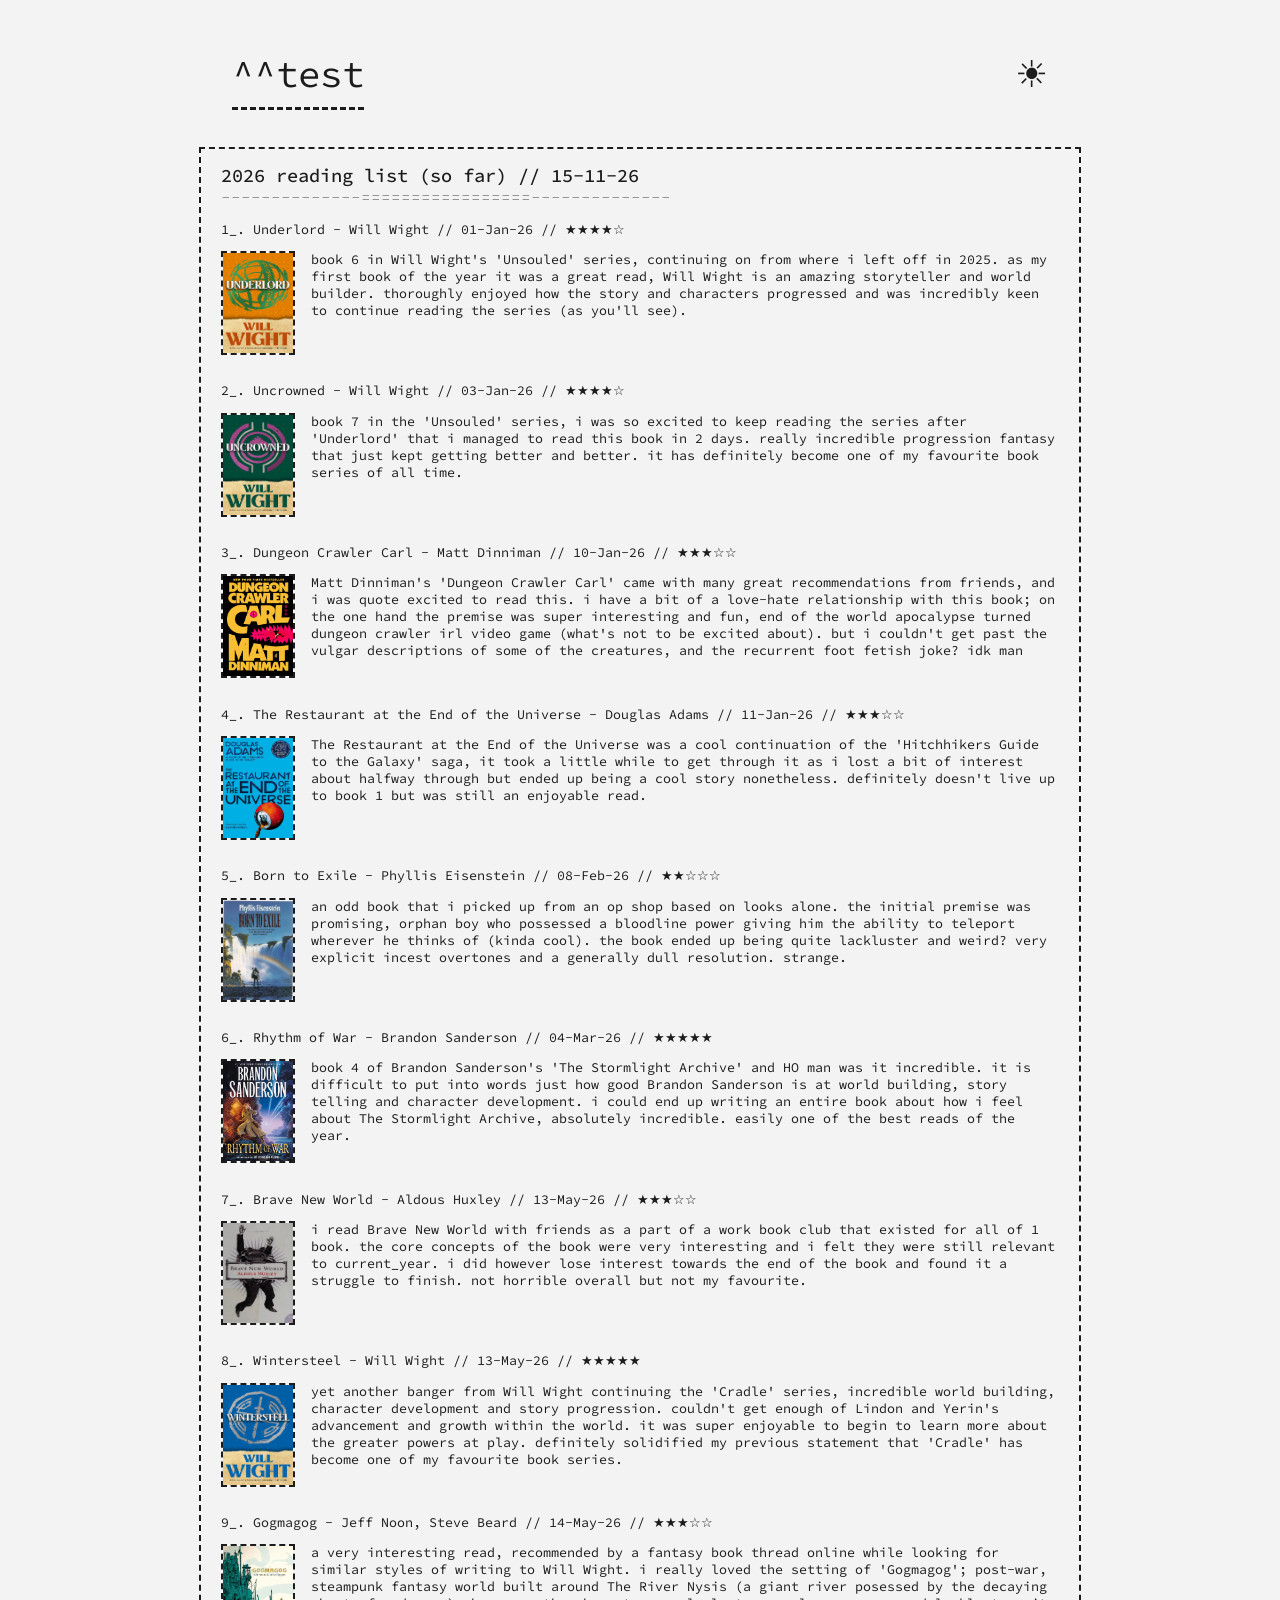
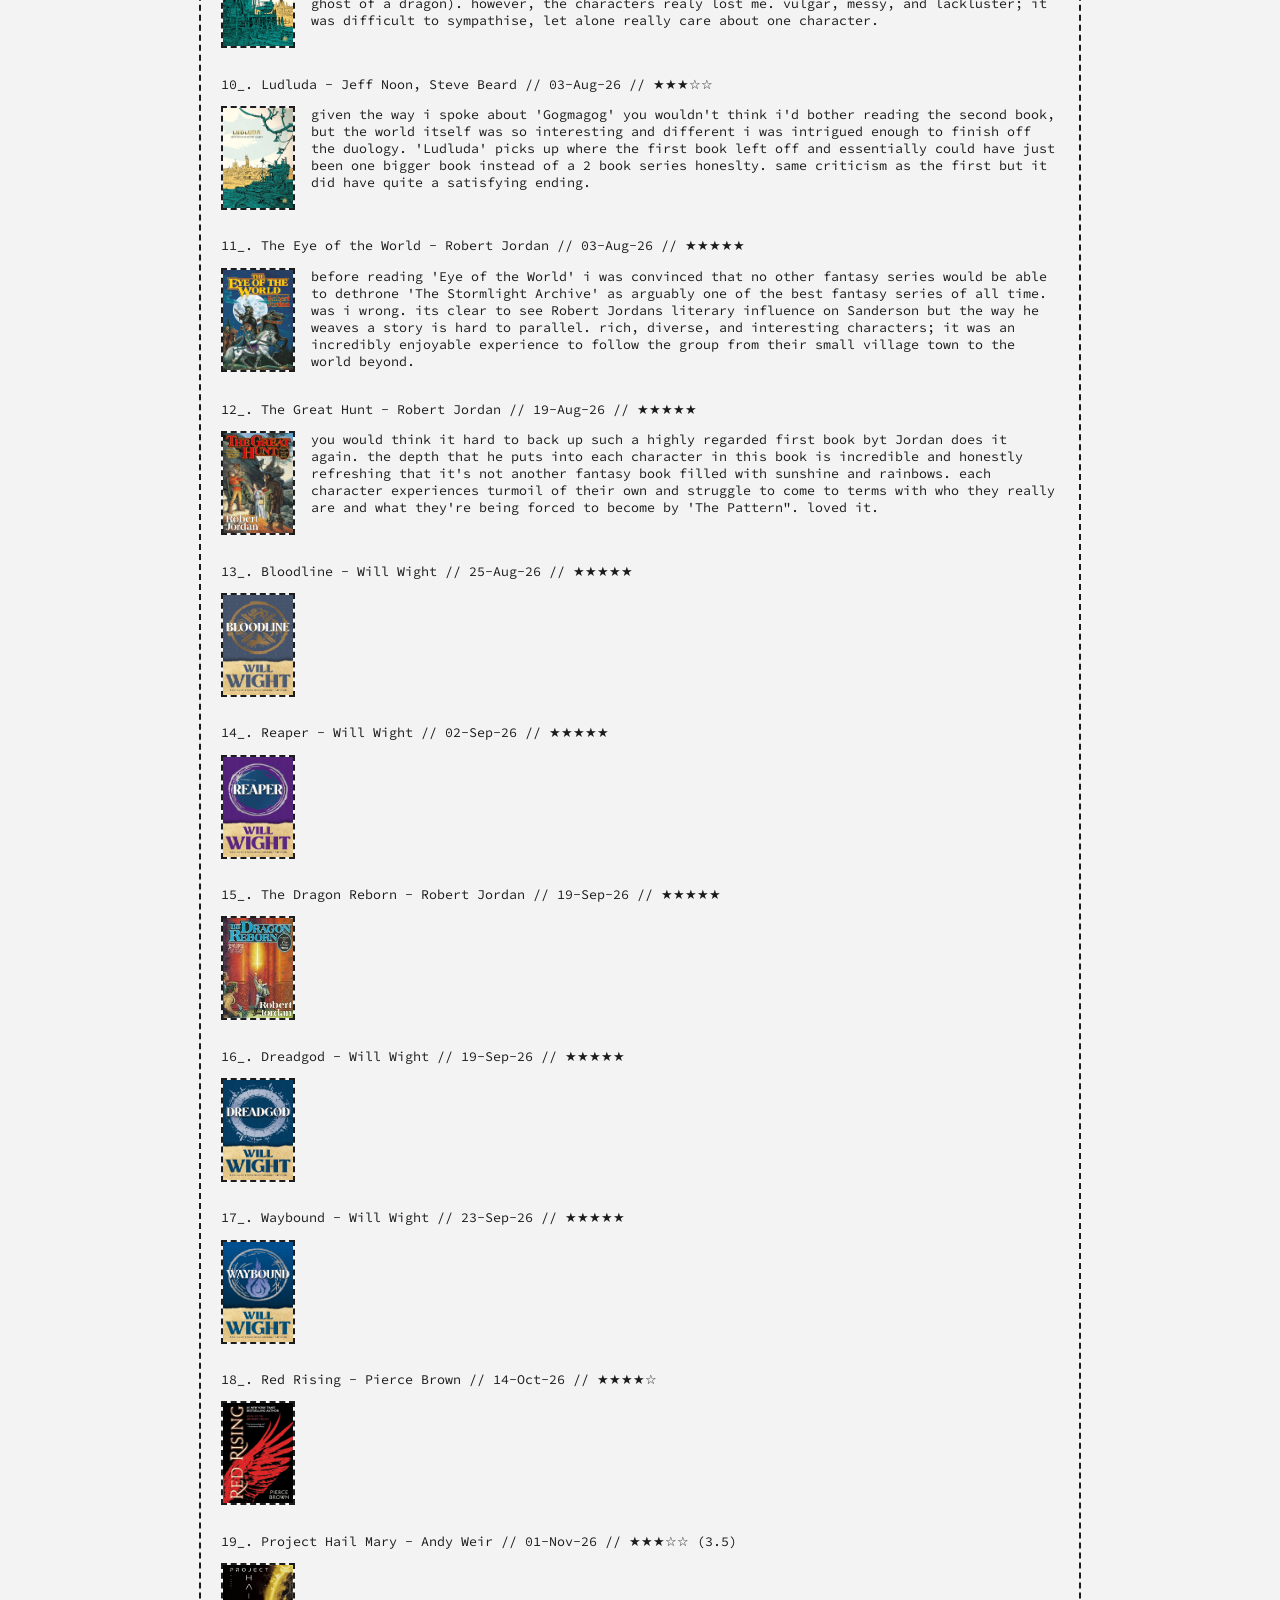
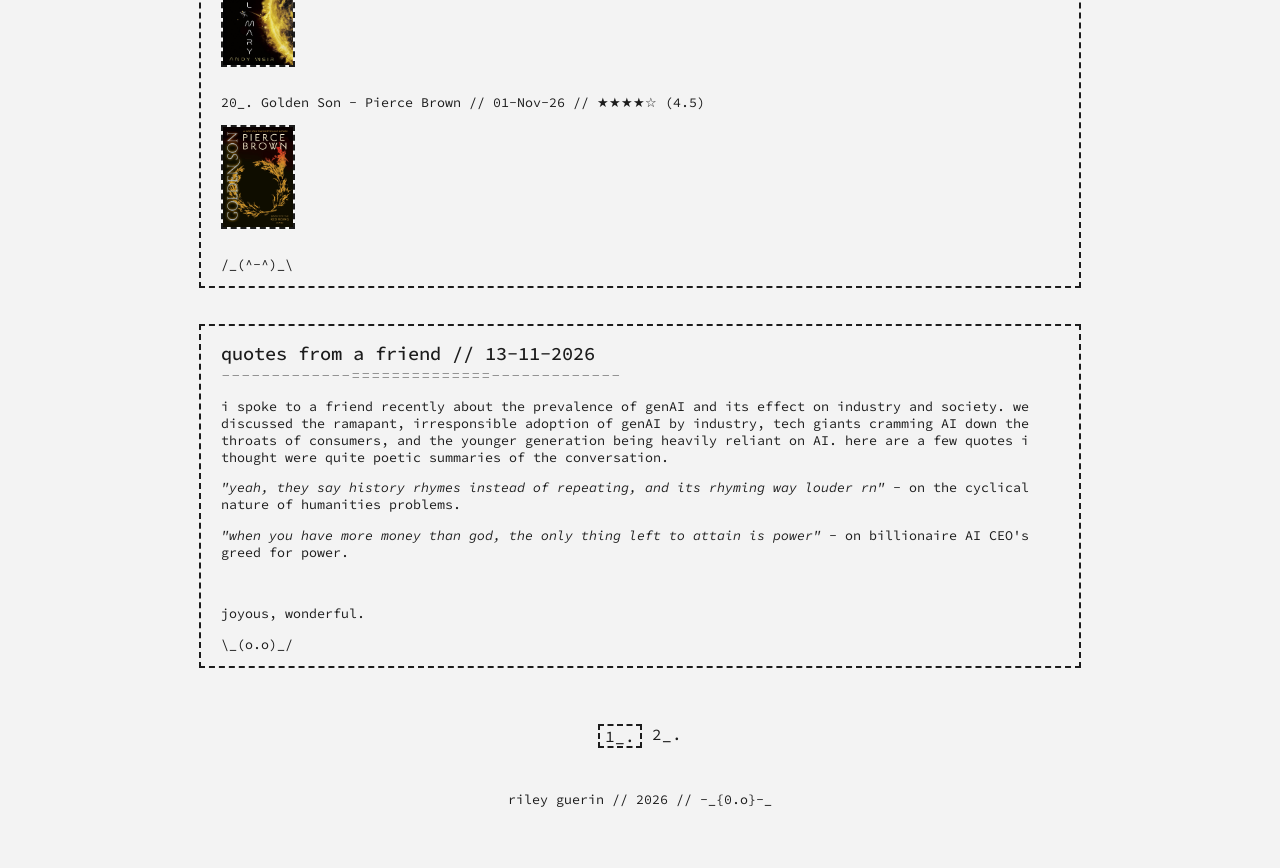
<file: blog.html>
<!DOCTYPE html>
<html data-theme="light">
<head>
	<title>test</title>
	<meta name="viewport" content="width=device-width, initial-scale=1.0">
	<link rel="preconnect" href="https://fonts.googleapis.com">
	<link rel="preconnect" href="https://fonts.gstatic.com" crossorigin>
	<link href="https://fonts.googleapis.com/css2?family=Source+Code+Pro:ital,wght@0,200..900;1,200..900&display=swap" rel="stylesheet">
	<script type="text/javascript" src="scripts.js" defer></script>
	<link href="blogstyle.css" rel="stylesheet">
</head>

<body>

<div class="topbar">
	<div class="head-title">^^test</div>
	<button type="button" class="theme" data-theme-toggle>☀︎</button>
</div>

<div class="entry-container">
	<h2>2026 reading list (so far) // 15-11-26</h2>
    <div class="smallbreak">--------------=================--------------</div>
    <p class="entry">1_. Underlord - Will Wight // 01-Jan-26 // ★★★★☆</p>
	<div class="book">
		<div class="bookcover"><img src="images/underlord.jpg"></div>
		<div class="bookentry">book 6 in Will Wight's 'Unsouled' series, continuing on from where i left off in 2025. as my first book of the year it was a great read, Will Wight is an amazing storyteller and world builder. thoroughly enjoyed how the story and characters progressed and was incredibly keen to continue reading the series (as you'll see).</div>
    </div>
	<br>
	<p class="entry">2_. Uncrowned - Will Wight // 03-Jan-26 // ★★★★☆</p>
	<div class="book">
		<div class="bookcover"><img src="images/uncrowned.jpg"></div>
		<div class="bookentry">book 7 in the 'Unsouled' series, i was so excited to keep reading the series after 'Underlord' that i managed to read this book in 2 days. really incredible progression fantasy that just kept getting better and better. it has definitely become one of my favourite book series of all time.</div>
    </div>
	<br>
	<p class="entry">3_. Dungeon Crawler Carl - Matt Dinniman // 10-Jan-26 // ★★★☆☆</p>
	<div class="book">
		<div class="bookcover"><img src="images/dungeon_crawler_carl.jpg"></div>
		<div class="bookentry">Matt Dinniman's 'Dungeon Crawler Carl' came with many great recommendations from friends, and i was quote excited to read this. i have a bit of a love-hate relationship with this book; on the one hand the premise was super interesting and fun, end of the world apocalypse turned dungeon crawler irl video game (what's not to be excited about). but i couldn't get past the vulgar descriptions of some of the creatures, and the recurrent foot fetish joke? idk man</div>
    </div>
	<br>
	<p class="entry">4_. The Restaurant at the End of the Universe - Douglas Adams // 11-Jan-26 // ★★★☆☆</p>
	<div class="book">
		<div class="bookcover"><img src="images/restaurant.jpg"></div>
		<div class="bookentry">The Restaurant at the End of the Universe was a cool continuation of the 'Hitchhikers Guide to the Galaxy' saga, it took a little while to get through it as i lost a bit of interest about halfway through but ended up being a cool story nonetheless. definitely doesn't live up to book 1 but was still an enjoyable read.</div>
    </div>
	<br>
	<p class="entry">5_. Born to Exile - Phyllis Eisenstein // 08-Feb-26 // ★★☆☆☆</p>
	<div class="book">
		<div class="bookcover"><img src="images/born_to_exile.jpg"></div>
		<div class="bookentry">an odd book that i picked up from an op shop based on looks alone. the initial premise was promising, orphan boy who possessed a bloodline power giving him the ability to teleport wherever he thinks of (kinda cool). the book ended up being quite lackluster and weird? very explicit incest overtones and a generally dull resolution. strange.</div>
    </div>
	<br>
	<p class="entry">6_. Rhythm of War - Brandon Sanderson // 04-Mar-26 // ★★★★★</p>
	<div class="book">
		<div class="bookcover"><img src="images/rhythm_of_war.jpg"></div>
		<div class="bookentry">book 4 of Brandon Sanderson's 'The Stormlight Archive' and HO man was it incredible. it is difficult to put into words just how good Brandon Sanderson is at world building, story telling and character development. i could end up writing an entire book about how i feel about The Stormlight Archive, absolutely incredible. easily one of the best reads of the year.</div>
    </div>
	<br>
	<p class="entry">7_. Brave New World - Aldous Huxley // 13-May-26 // ★★★☆☆</p>
	<div class="book">
		<div class="bookcover"><img src="images/brave_new_world.jpg"></div>
		<div class="bookentry">i read Brave New World with friends as a part of a work book club that existed for all of 1 book. the core concepts of the book were very interesting and i felt they were still relevant to current_year. i did however lose interest towards the end of the book and found it a struggle to finish. not horrible overall but not my favourite.</div>
    </div>
	<br>
	<p class="entry">8_. Wintersteel - Will Wight // 13-May-26 // ★★★★★</p>
	<div class="book">
		<div class="bookcover"><img src="images/wintersteel.jpg"></div>
		<div class="bookentry">yet another banger from Will Wight continuing the 'Cradle' series, incredible world building, character development and story progression. couldn't get enough of Lindon and Yerin's advancement and growth within the world. it was super enjoyable to begin to learn more about the greater powers at play. definitely solidified my previous statement that 'Cradle' has become one of my favourite book series.</div>
    </div>
	<br>
	<p class="entry">9_. Gogmagog - Jeff Noon, Steve Beard // 14-May-26 // ★★★☆☆</p>
	<div class="book">
		<div class="bookcover"><img src="images/gogmagog.jpg"></div>
		<div class="bookentry">a very interesting read, recommended by a fantasy book thread online while looking for similar styles of writing to Will Wight. i really loved the setting of 'Gogmagog'; post-war, steampunk fantasy world built around The River Nysis (a giant river posessed by the decaying ghost of a dragon). however, the characters realy lost me. vulgar, messy, and lackluster; it was difficult to sympathise, let alone really care about one character.</div>
    </div>
	<br>
	<p class="entry">10_. Ludluda - Jeff Noon, Steve Beard // 03-Aug-26 // ★★★☆☆</p>
	<div class="book">
		<div class="bookcover"><img src="images/ludluda.jpg"></div>
		<div class="bookentry">given the way i spoke about 'Gogmagog' you wouldn't think i'd bother reading the second book, but the world itself was so interesting and different i was intrigued enough to finish off the duology. 'Ludluda' picks up where the first book left off and essentially could have just been one bigger book instead of a 2 book series honeslty. same criticism as the first but it did have quite a satisfying ending.</div>
    </div>
	<br>
	<p class="entry">11_. The Eye of the World - Robert Jordan // 03-Aug-26 // ★★★★★</p>
	<div class="book">
		<div class="bookcover"><img src="images/eye_of_the_world.jpg"></div>
		<div class="bookentry">before reading 'Eye of the World' i was convinced that no other fantasy series would be able to dethrone 'The Stormlight Archive' as arguably one of the best fantasy series of all time. was i wrong. its clear to see Robert Jordans literary influence on Sanderson but the way he weaves a story is hard to parallel. rich, diverse, and interesting characters; it was an incredibly enjoyable experience to follow the group from their small village town to the world beyond.</div>
    </div>
	<br>
	<p class="entry">12_. The Great Hunt - Robert Jordan // 19-Aug-26 // ★★★★★</p>
	<div class="book">
		<div class="bookcover"><img src="images/the_great_hunt.jpg"></div>
		<div class="bookentry">you would think it hard to back up such a highly regarded first book byt Jordan does it again. the depth that he puts into each character in this book is incredible and honestly refreshing that it's not another fantasy book filled with sunshine and rainbows. each character experiences turmoil of their own and struggle to come to terms with who they really are and what they're being forced to become by 'The Pattern". loved it.</div>
    </div>
	<br>
	<p class="entry">13_. Bloodline - Will Wight // 25-Aug-26 // ★★★★★</p>
	<div class="book">
		<div class="bookcover"><img src="images/bloodline.jpg"></div>
		<div class="bookentry"></div>
    </div>
	<br>
	<p class="entry">14_. Reaper - Will Wight // 02-Sep-26 // ★★★★★</p>
	<div class="book">
		<div class="bookcover"><img src="images/reaper.jpg"></div>
		<div class="bookentry"></div>
    </div>
	<br>
	<p class="entry">15_. The Dragon Reborn - Robert Jordan // 19-Sep-26 // ★★★★★</p>
	<div class="book">
		<div class="bookcover"><img src="images/the_dragon_reborn.jpg"></div>
		<div class="bookentry"></div>
    </div>
	<br>
	<p class="entry">16_. Dreadgod - Will Wight // 19-Sep-26 // ★★★★★</p>
	<div class="book">
		<div class="bookcover"><img src="images/dreadgod.jpg"></div>
		<div class="bookentry"></div>
    </div>
	<br>
	<p class="entry">17_. Waybound - Will Wight // 23-Sep-26 // ★★★★★</p>
	<div class="book">
		<div class="bookcover"><img src="images/waybound.jpg"></div>
		<div class="bookentry"></div>
    </div>
	<br>
	<p class="entry">18_. Red Rising - Pierce Brown // 14-Oct-26 // ★★★★☆</p>
	<div class="book">
		<div class="bookcover"><img src="images/red_rising.jpg"></div>
		<div class="bookentry"></div>
    </div>
	<br>
	<p class="entry">19_. Project Hail Mary - Andy Weir // 01-Nov-26 // ★★★☆☆ (3.5)</p>
	<div class="book">
		<div class="bookcover"><img src="images/hail_mary.jpg"></div>
		<div class="bookentry"></div>
    </div>
	<br>
	<p class="entry">20_. Golden Son - Pierce Brown // 01-Nov-26 // ★★★★☆ (4.5)</p>
	<div class="book">
		<div class="bookcover"><img src="images/golden_son.jpg"></div>
		<div class="bookentry"></div>
    </div>
	<br>
	
    <p class="entry">/_(^-^)_\</p>
</div>

<br><br>

<div class="entry-container">
	<h2>quotes from a friend // 13-11-2026</h2>
    <div class="smallbreak">-------------==============-------------</div>
    <p class="entry">i spoke to a friend recently about the prevalence of genAI and its effect on industry and society. we discussed the ramapant, irresponsible adoption of genAI by industry, tech giants cramming AI down the throats of consumers, and the younger generation being heavily reliant on AI. here are a few quotes i thought were quite poetic summaries of the conversation.</p>
    <p class="entry"><i>"yeah, they say history rhymes instead of repeating, and its rhyming way louder rn"</i> - on the cyclical nature of humanities problems.</p>
    <p class="entry"><i>"when you have more money than god, the only thing left to attain is power"</i> - on billionaire AI CEO's greed for power.</p>
    <br>
	<p class="entry">joyous, wonderful.</p>
    <p class="entry">\_(o.o)_/</p>
</div>

<br><br>

<footer>
	<div class="footer-container">
		<div class="page-select"><a href="blog.html"><div class="current-page">1_.</div></a><a href="blog2.html">2_.</a></div>
		<br>
		<div class="footer-content">
			<div>riley guerin // 2026 // -_{0.o}-_</div>
		</div>
	</div>
</footer>

</body>
</html>
</file>
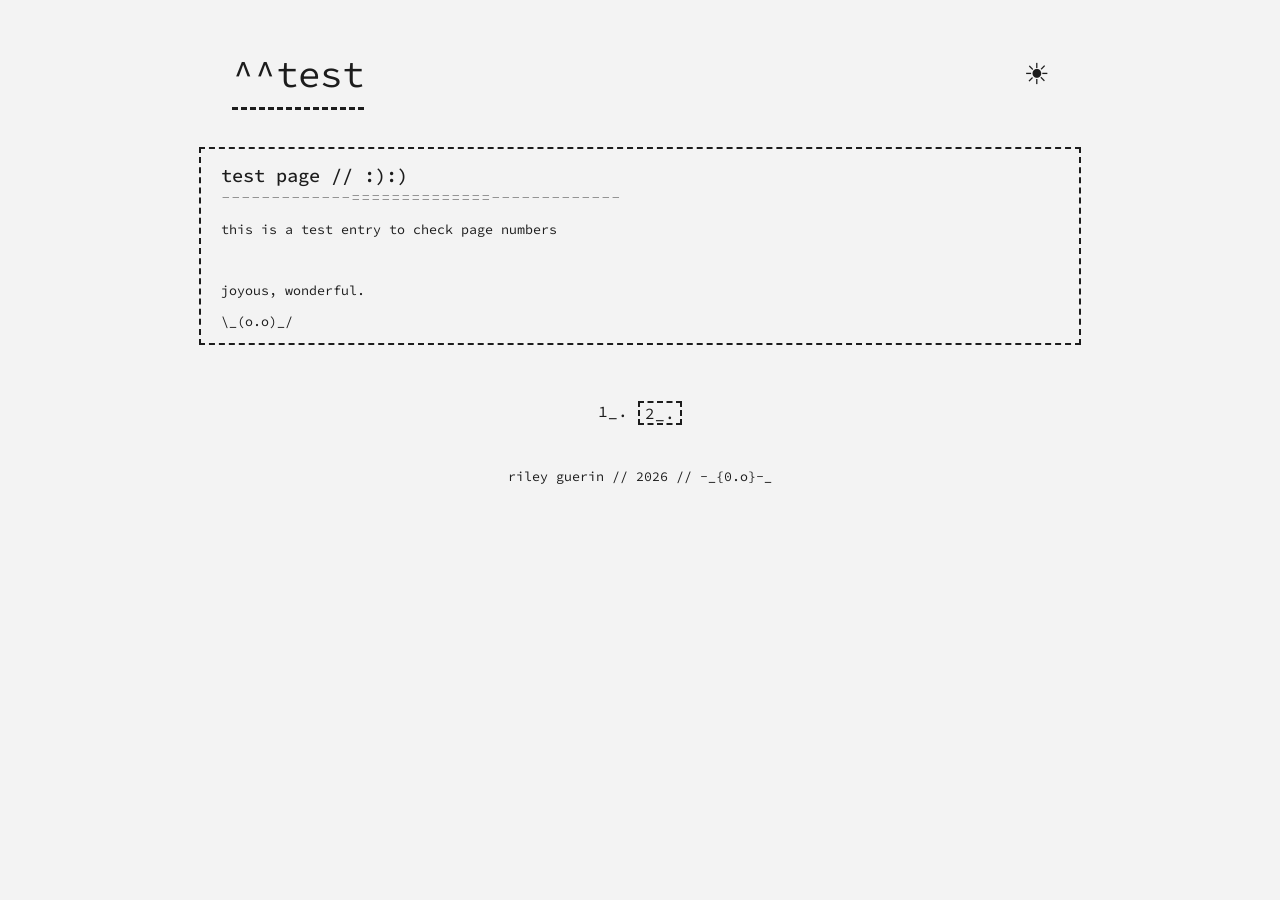
<file: blog2.html>
<!DOCTYPE html>
<html data-theme="light">
<head>
	<title>test</title>
	<meta name="viewport" content="width=device-width, initial-scale=1.0">
	<link rel="preconnect" href="https://fonts.googleapis.com">
	<link rel="preconnect" href="https://fonts.gstatic.com" crossorigin>
	<link href="https://fonts.googleapis.com/css2?family=Source+Code+Pro:ital,wght@0,200..900;1,200..900&display=swap" rel="stylesheet">
	<script type="text/javascript" src="scripts.js" defer></script>
	<link href="blogstyle.css" rel="stylesheet">
</head>

<body>

<div class="topbar">
	<div class="head-title">^^test</div>
	<button type="button" class="theme" data-theme-toggle>☀︎</button>
</div>

<div class="entry-container">
	<h2>test page // :):)</h2>
    <div class="smallbreak">-------------==============-------------</div>
    <p class="entry">this is a test entry to check page numbers</p>
    <br>
	<p class="entry">joyous, wonderful.</p>
    <p class="entry">\_(o.o)_/</p>
</div>

<br><br>

<footer>
	<div class="footer-container">
		<div class="page-select"><a href="blog.html">1_.</a><a href="blog2.html"><div class="current-page">2_.</div></a></div>
		<br>
		<div class="footer-content">
			<div>riley guerin // 2026 // -_{0.o}-_</div>
		</div>
	</div>
</footer>

</body>
</html>
</file>
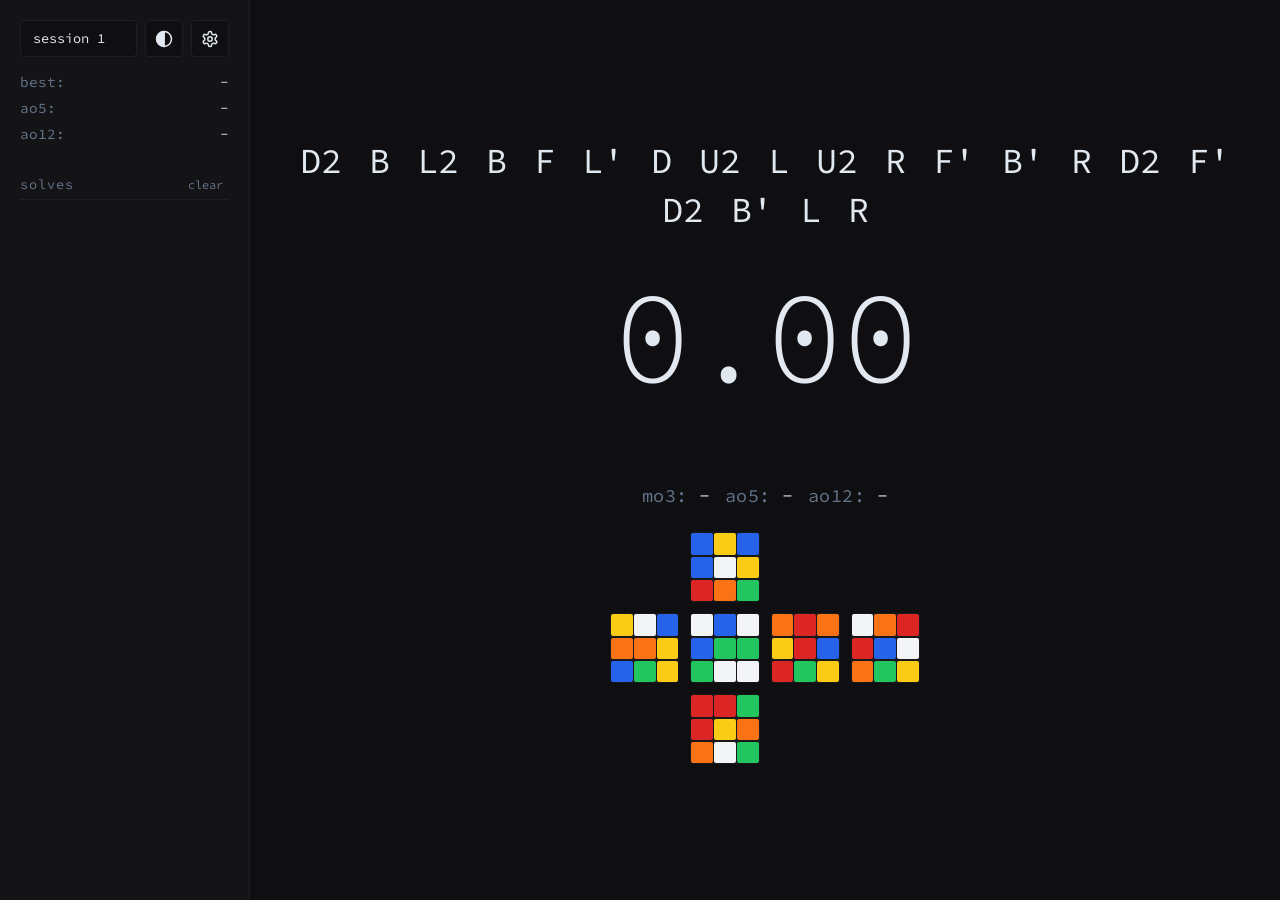
<file: timer.html>
<!DOCTYPE html>
<html lang="en">
<head>
    <meta charset="UTF-8">
    <meta name="viewport" content="width=device-width, initial-scale=1.0, maximum-scale=1.0, user-scalable=no">
    <title>timer</title>
    <!-- Source Code Pro Font -->
    <link rel="preconnect" href="https://fonts.googleapis.com">
    <link rel="preconnect" href="https://fonts.gstatic.com" crossorigin>
    <link rel="icon" type="image/x-icon" href="images/cube2.ico">
    <link href="https://fonts.googleapis.com/css2?family=Source+Code+Pro:wght@300;400;500&display=swap" rel="stylesheet">
    
    <style>
        /* Theme Definitions Mapping Theme Variables into Global UI Selectors */
        :root, body[data-theme="dark"] {
            --bg-color: #0f0f11;
            --text-color: #e2e8f0;
            --ready-color: #22c55e;
            --holding-color: #eab308;
            --dim-color: #64748b;
            --sidebar-bg: #141416;
            --border-color: #1e1e24;
            --variance-plus: #ef4444;
            --variance-minus: #22c55e;
            --modal-overlay-bg: rgba(0, 0, 0, 0.75);
            --toggle-active-bg: rgba(34, 197, 94, 0.15);
        }

        body[data-theme="light"] {
            --bg-color: #f8fafc;
            --text-color: #0f172a;
            --ready-color: #16a34a;
            --holding-color: #d97706;
            --dim-color: #64748b;
            --sidebar-bg: #f1f5f9;
            --border-color: #e2e8f0;
            --variance-plus: #dc2626;
            --variance-minus: #16a34a;
            --modal-overlay-bg: rgba(15, 23, 42, 0.4);
            --toggle-active-bg: rgba(22, 163, 74, 0.15);
        }

        body[data-theme="green"] {
            --bg-color: #06100a;
            --text-color: #a7f3d0;
            --ready-color: #34d399;
            --holding-color: #fbbf24;
            --dim-color: #047857;
            --sidebar-bg: #0b1a11;
            --border-color: #112e1e;
            --variance-plus: #f87171;
            --variance-minus: #34d399;
            --modal-overlay-bg: rgba(4, 16, 10, 0.8);
            --toggle-active-bg: rgba(52, 211, 153, 0.2);
        }

        body[data-theme="blue"] {
            --bg-color: #070f1e;
            --text-color: #bfdbfe;
            --ready-color: #60a5fa;
            --holding-color: #fbbf24;
            --dim-color: #1d4ed8;
            --sidebar-bg: #0c172e;
            --border-color: #162a54;
            --variance-plus: #f87171;
            --variance-minus: #60a5fa;
            --modal-overlay-bg: rgba(7, 15, 30, 0.8);
            --toggle-active-bg: rgba(96, 165, 250, 0.2);
        }

        body[data-theme="sakura"] {
            --bg-color: #ffdce1;
            --text-color: #3d1b20;
            --ready-color: #557218;
            --holding-color: #d35400;
            --dim-color: #a46d75;
            --sidebar-bg: #fcc2cb;
            --border-color: #fca1ae;
            --variance-plus: #c93b4c;
            --variance-minus: #557218;
            --modal-overlay-bg: rgba(61, 27, 32, 0.2);
            --toggle-active-bg: rgba(85, 114, 24, 0.15);
        }

        body[data-theme="cyberpunk"] {
            --bg-color: #0f0f13;
            --text-color: #f7768e;
            --ready-color: #ff007f;
            --holding-color: #eab308;
            --dim-color: #565f89;
            --sidebar-bg: #16161e;
            --border-color: #242436;
            --variance-plus: #ffffff;
            --variance-minus: #ff007f;
            --modal-overlay-bg: rgba(15, 15, 19, 0.85);
            --toggle-active-bg: rgba(255, 0, 127, 0.2);
        }

        body[data-theme="forest"] {
            --bg-color: #1c261e;
            --text-color: #e3ede4;
            --ready-color: #8bb38e;
            --holding-color: #e0aa60;
            --dim-color: #697a6b;
            --sidebar-bg: #141c16;
            --border-color: #29382c;
            --variance-plus: #f28f8f;
            --variance-minus: #8bb38e;
            --modal-overlay-bg: rgba(10, 15, 11, 0.85);
            --toggle-active-bg: rgba(139, 179, 142, 0.2);
        }

        :root {
            --cube-white: #f3f4f6;
            --cube-yellow: #facc15;
            --cube-green: #22c55e;
            --cube-blue: #2563eb;
            --cube-orange: #f97316;
            --cube-red: #dc2626;
        }

        body {
            margin: 0;
            padding: 0;
            background-color: var(--bg-color);
            color: var(--text-color);
            font-family: 'Source Code Pro', monospace;
            display: flex;
            min-height: 100vh;
            overflow: hidden;
            user-select: none;
            -webkit-user-select: none;
            touch-action: none;
            transition: background-color 0.15s ease, color 0.15s ease;
        }

        body.sidebar-left {
            flex-direction: row;
        }
        body.sidebar-left .sidebar {
            border-right: 1px solid var(--border-color);
            border-left: none;
            order: 1;
        }
        body.sidebar-left .main-content {
            order: 2;
        }

        body.sidebar-right {
            flex-direction: row;
        }
        body.sidebar-right .sidebar {
            border-left: 1px solid var(--border-color);
            border-right: none;
            order: 2;
        }
        body.sidebar-right .main-content {
            order: 1;
        }

        .sidebar {
            width: 250px;
            height: 100vh;
            background-color: var(--sidebar-bg);
            display: flex;
            flex-direction: column;
            padding: 20px;
            box-sizing: border-box;
            z-index: 10;
            flex-shrink: 0;
            transition: background-color 0.15s ease, border-color 0.15s ease;
        }

        .sidebar-left-col, .sidebar-right-col {
            display: contents;
        }

        .menu-header {
            display: flex;
            gap: 0.5rem;
            margin-bottom: 1rem;
            flex-shrink: 0;
            width: 100%;
        }

        .session-container {
            flex-grow: 1;
            display: flex;
        }

        .session-select {
            background-color: var(--bg-color);
            color: var(--text-color);
            border: 1px solid var(--border-color);
            font-family: 'Source Code Pro', monospace;
            padding: 8px;
            border-radius: 4px;
            font-size: 0.85rem;
            outline: none;
            cursor: pointer;
            width: 100%;
            -webkit-appearance: none;
            text-align: left;
            text-indent: 4px;
            transition: background-color 0.15s ease, border-color 0.15s ease, color 0.15s ease;
        }

        .layout-btn, .theme-trigger-btn, .settings-trigger-btn {
            background-color: var(--bg-color);
            color: var(--text-color);
            border: 1px solid var(--border-color);
            border-radius: 4px;
            cursor: pointer;
            width: 38px;
            height: 37px;
            flex-shrink: 0;
            display: flex;
            align-items: center;
            justify-content: center;
            padding: 0;
            transition: background-color 0.15s ease, border-color 0.15s ease, color 0.15s ease;
        }

        .layout-btn svg, .theme-trigger-btn svg, .settings-trigger-btn svg {
            width: 18px;
            height: 18px;
            fill: none;
            stroke: var(--text-color);
            stroke-width: 2;
            stroke-linecap: round;
            stroke-linejoin: round;
            transition: transform 0.2s ease, stroke 0.15s ease;
        }

        body.sidebar-right .layout-btn svg {
            transform: scaleX(-1);
        }

        .mobile-controls-wrapper {
            display: none;
        }

        .stats-section {
            margin-bottom: 1.5rem;
            flex-shrink: 0;
        }

        .stat-row {
            display: flex;
            justify-content: space-between;
            font-size: 0.9rem;
            margin-bottom: 0.5rem;
            color: var(--dim-color);
            transition: color 0.15s ease;
        }

        .stat-row span:last-child {
            color: var(--text-color);
            transition: color 0.15s ease;
        }

        .history-header {
            display: flex;
            justify-content: space-between;
            align-items: center;
            border-bottom: 1px solid var(--border-color);
            padding-bottom: 5px;
            margin-bottom: 1rem;
            flex-shrink: 0;
            transition: border-color 0.15s ease;
        }

        .history-title {
            font-size: 0.85rem;
            color: var(--dim-color);
            text-transform: lowercase;
            letter-spacing: 1px;
            transition: color 0.15s ease;
        }

        .clear-btn {
            background: none;
            border: none;
            color: var(--dim-color);
            font-family: 'Source Code Pro', monospace;
            font-size: 0.75rem;
            cursor: pointer;
            padding: 2px 6px;
            text-transform: lowercase;
            transition: color 0.15s ease;
        }

        .clear-btn:hover {
            color: #ef4444;
        }

        .history-list {
            flex-grow: 1;
            min-height: 0;
            overflow-y: auto;
            list-style: none;
            padding: 0;
            margin: 0;
            font-size: 0.9rem;
            touch-action: pan-y;
        }

        .history-list::-webkit-scrollbar {
            width: 4px;
        }
        .history-list::-webkit-scrollbar-thumb {
            background: var(--border-color);
        }

        .history-item {
            display: flex;
            justify-content: space-between;
            align-items: center;
            padding: 6px 0;
            border-bottom: 1px solid rgba(255, 255, 255, 0.02);
        }

        body[data-theme="light"] .history-item, body[data-theme="sakura"] .history-item {
            border-bottom: 1px solid rgba(0, 0, 0, 0.03);
        }

        .history-item.blank-spacer {
            border-bottom: none;
            min-height: 1.5rem;
        }

        .history-data {
            display: flex;
            justify-content: space-between;
            flex-grow: 1;
            padding-right: 8px;
        }

        .history-index {
            color: var(--dim-color);
            transition: color 0.15s ease;
        }

        .edit-time-btn {
            background: none;
            border: none;
            color: var(--dim-color);
            cursor: pointer;
            padding: 2px 4px;
            display: flex;
            align-items: center;
            justify-content: center;
            border-radius: 3px;
            pointer-events: auto;
            transition: color 0.15s ease, background-color 0.15s ease;
        }

        .edit-time-btn:hover {
            color: var(--text-color);
            background-color: rgba(255, 255, 255, 0.05);
        }
        body[data-theme="light"] .edit-time-btn:hover, body[data-theme="sakura"] .edit-time-btn:hover {
            background-color: rgba(0, 0, 0, 0.05);
        }

        .edit-time-btn svg {
            width: 14px;
            height: 14px;
            fill: none;
            stroke: currentColor;
            stroke-width: 2;
            stroke-linecap: round;
            stroke-linejoin: round;
        }

        .modal-overlay {
            position: fixed;
            top: 0;
            left: 0;
            width: 100%;
            height: 100%;
            background-color: var(--modal-overlay-bg);
            backdrop-filter: blur(2px);
            display: flex;
            align-items: center;
            justify-content: center;
            z-index: 100;
            opacity: 0;
            pointer-events: none;
            transition: opacity 0.15s ease;
        }

        .modal-overlay.open {
            opacity: 1;
            pointer-events: auto;
        }

        .modal-card {
            background-color: var(--sidebar-bg);
            border: 1px solid var(--border-color);
            border-radius: 6px;
            width: 340px;
            max-width: 90vw;
            padding: 20px;
            box-sizing: border-box;
            position: relative;
            transform: scale(0.95);
            transition: transform 0.15s ease, background-color 0.15s ease, border-color 0.15s ease;
        }

        .modal-overlay.open .modal-card {
            transform: scale(1);
        }

        .modal-card.settings-card {
            width: 460px;
            max-height: 85vh;
            overflow-y: auto;
        }
        .modal-card.settings-card::-webkit-scrollbar {
            width: 4px;
        }
        .modal-card.settings-card::-webkit-scrollbar-thumb {
            background: var(--border-color);
        }

        .modal-x-close-btn {
            position: absolute;
            top: 16px;
            right: 16px;
            background: none;
            border: 1px solid transparent;
            color: var(--dim-color);
            font-family: 'Source Code Pro', monospace;
            font-size: 0.85rem;
            cursor: pointer;
            padding: 2px 6px;
            border-radius: 4px;
            outline: none;
            transition: color 0.1s ease, border-color 0.1s ease, background-color 0.1s ease;
        }

        .modal-x-close-btn:hover {
            color: var(--text-color);
            border-color: var(--border-color);
            background-color: var(--bg-color);
        }

        .modal-title {
            font-size: 0.95rem;
            color: var(--dim-color);
            margin-top: 0;
            margin-bottom: 14px;
            text-transform: lowercase;
            letter-spacing: 0.5px;
            transition: color 0.15s ease;
            padding-right: 30px;
        }

        .settings-card .modal-title, #themeModal .modal-title {
            margin-bottom: 20px;
            border-bottom: 1px solid var(--border-color);
            padding-bottom: 10px;
        }

        .modal-scramble-display {
            font-size: 0.8rem;
            color: var(--dim-color);
            line-height: 1.4;
            background-color: var(--bg-color);
            border: 1px solid var(--border-color);
            padding: 8px 12px;
            border-radius: 4px;
            margin-bottom: 16px;
            word-break: break-word;
            text-align: center;
            transition: background-color 0.15s ease, border-color 0.15s ease, color 0.15s ease;
        }

        .modal-time-display {
            font-size: 2.25rem;
            font-weight: 400;
            margin-bottom: 20px;
            color: var(--text-color);
            line-height: 1;
            text-align: center;
            transition: color 0.15s ease;
        }

        .modal-options {
            display: flex;
            flex-direction: column;
            gap: 8px;
            margin-bottom: 12px;
        }

        .option-btn {
            background-color: var(--bg-color);
            border: 1px solid var(--border-color);
            color: var(--text-color);
            font-family: 'Source Code Pro', monospace;
            padding: 10px;
            font-size: 0.85rem;
            border-radius: 4px;
            cursor: pointer;
            text-transform: lowercase;
            transition: all 0.1s ease;
            display: flex;
            justify-content: center;
            align-items: center;
            gap: 6px;
        }

        .option-btn:hover {
            border-color: var(--text-color);
        }

        .option-btn.active-modifier {
            background-color: rgba(234, 179, 8, 0.1);
            border-color: #eab308;
            color: #eab308;
        }

        .option-btn.delete-btn {
            color: #ef4444;
            border-color: rgba(239, 68, 68, 0.2);
            margin-top: 4px;
        }

        .option-btn.delete-btn:hover {
            background-color: rgba(239, 68, 68, 0.1);
            border-color: #ef4444;
        }

        .settings-section-block {
            margin-bottom: 24px;
        }

        .settings-section-title {
            font-size: 0.85rem;
            color: var(--text-color);
            text-transform: lowercase;
            margin-bottom: 4px;
            font-weight: 500;
        }

        .settings-section-desc {
            font-size: 0.78rem;
            color: var(--dim-color);
            margin: 0 0 12px 0;
            line-height: 1.4;
            text-transform: lowercase;
        }

        .settings-row {
            display: flex;
            align-items: center;
            justify-content: space-between;
            background-color: var(--bg-color);
            border: 1px solid var(--border-color);
            padding: 10px 14px;
            border-radius: 4px;
            box-sizing: border-box;
            margin-bottom: 8px;
            transition: background-color 0.15s ease, border-color 0.15s ease;
        }

        .settings-row.block-input-row {
            flex-direction: column;
            align-items: flex-start;
            gap: 10px;
        }

        .settings-label-group {
            display: flex;
            flex-direction: column;
            gap: 2px;
            padding-right: 12px;
        }

        .settings-control-title {
            font-size: 0.85rem;
            color: var(--text-color);
            text-transform: lowercase;
        }

        .settings-control-desc {
            font-size: 0.72rem;
            color: var(--dim-color);
            text-transform: lowercase;
        }

        .session-count-row {
            display: flex;
            align-items: center;
            gap: 10px;
            background-color: var(--bg-color);
            border: 1px solid var(--border-color);
            padding: 8px 12px;
            border-radius: 4px;
            margin-bottom: 12px;
        }

        .session-count-label {
            font-size: 0.85rem;
            flex-grow: 1;
            text-transform: lowercase;
        }

        .session-count-value {
            font-size: 0.9rem;
            font-weight: 500;
            min-width: 20px;
            text-align: center;
        }

        .session-step-btn {
            background-color: var(--sidebar-bg);
            border: 1px solid var(--border-color);
            color: var(--text-color);
            font-family: 'Source Code Pro', monospace;
            width: 28px;
            height: 28px;
            border-radius: 4px;
            cursor: pointer;
            display: flex;
            align-items: center;
            justify-content: center;
            font-size: 0.9rem;
            padding: 0;
            transition: border-color 0.1s ease, color 0.1s ease;
        }

        .session-step-btn:hover {
            border-color: var(--text-color);
        }

        .session-rename-list {
            display: flex;
            flex-direction: column;
            gap: 6px;
            max-height: 180px;
            overflow-y: auto;
            border: 1px solid var(--border-color);
            padding: 8px;
            border-radius: 4px;
            background-color: var(--bg-color);
        }
        .session-rename-list::-webkit-scrollbar {
            width: 4px;
        }
        .session-rename-list::-webkit-scrollbar-thumb {
            background: var(--border-color);
        }

        .session-rename-item {
            display: flex;
            align-items: center;
            gap: 8px;
        }

        .session-rename-item span {
            font-size: 0.75rem;
            color: var(--dim-color);
            min-width: 24px;
        }

        .session-name-input, .settings-text-input {
            background-color: var(--sidebar-bg);
            border: 1px solid var(--border-color);
            color: var(--text-color);
            font-family: 'Source Code Pro', monospace;
            font-size: 0.8rem;
            padding: 6px 10px;
            border-radius: 4px;
            flex-grow: 1;
            outline: none;
            box-sizing: border-box;
            transition: border-color 0.15s ease;
        }

        .settings-text-input {
            width: 100%;
        }

        .session-name-input:focus, .settings-text-input:focus {
            border-color: var(--ready-color);
        }

        .toggle-switch {
            background: none;
            border: 1px solid var(--border-color);
            color: var(--dim-color);
            font-family: 'Source Code Pro', monospace;
            font-size: 0.75rem;
            padding: 5px 8px;
            border-radius: 4px;
            cursor: pointer;
            display: inline-flex;
            gap: 6px;
            outline: none;
            user-select: none;
            -webkit-user-select: none;
            transition: background-color 0.1s ease, border-color 0.1s ease, color 0.1s ease;
        }

        .toggle-switch:hover {
            border-color: var(--text-color);
        }

        .toggle-switch .sw-on { display: none; color: var(--ready-color); font-weight: 500; }
        .toggle-switch .sw-off { display: inline; }

        .toggle-switch.is-active {
            background-color: var(--toggle-active-bg);
            border-color: var(--ready-color);
            color: var(--text-color);
        }

        .toggle-switch.is-active .sw-on { display: inline; }
        .toggle-switch.is-active .sw-off { display: none; }

        .theme-grid {
            display: grid;
            grid-template-columns: repeat(2, 1fr);
            gap: 10px;
        }

        .theme-btn {
            background-color: var(--bg-color);
            border: 1px solid var(--border-color);
            color: var(--text-color);
            font-family: 'Source Code Pro', monospace;
            padding: 12px;
            border-radius: 4px;
            font-size: 0.85rem;
            cursor: pointer;
            text-transform: lowercase;
            transition: background-color 0.15s ease, border-color 0.15s ease, color 0.15s ease;
        }

        .theme-btn:hover {
            border-color: var(--text-color);
        }

        .theme-btn.active {
            border-color: var(--ready-color);
            background-color: rgba(34, 197, 94, 0.05);
        }

        .main-content {
            flex-grow: 1;
            display: flex;
            flex-direction: column;
            justify-content: center;
            align-items: center;
            position: relative;
            padding: 24px 20px;
            box-sizing: border-box;
            height: 100vh;
        }

        .container {
            text-align: center;
            width: 100%;
            max-width: 1100px;
            box-sizing: border-box;
            display: flex;
            flex-direction: column;
            align-items: center;
            justify-content: center;
            height: auto;
            gap: 20px;
            pointer-events: none;
            z-index: 2;
        }

        #scramble {
            font-size: 2.2rem;
            font-weight: 400;
            color: var(--text-color);
            line-height: 1.4;
            margin: 0;
            min-height: auto;
            max-width: 1000px;
            word-spacing: 6px;
            transition: opacity 0.1s ease, color 0.15s ease;
        }

        .timer-wrapper {
            display: flex;
            flex-direction: column;
            align-items: center;
            justify-content: center;
            flex-grow: 0;
            min-height: auto;
            padding: 15px 0;
        }

        #timer {
            font-size: 8.25rem;
            font-weight: 300;
            letter-spacing: -3px;
            line-height: 1;
            transition: color 0.1s ease;
        }

        #variance {
            font-size: 1.875rem;
            font-weight: 400;
            margin-top: 0.75rem;
            min-height: 2.2rem;
            line-height: 1;
            transition: opacity 0.1s ease;
        }

        #variance.plus {
            color: var(--variance-plus);
        }

        #variance.minus {
            color: var(--variance-minus);
        }

        #variance.hidden {
            opacity: 0;
        }

        #timer.holding {
            color: var(--holding-color);
        }

        #timer.ready {
            color: var(--ready-color);
        }

        .metrics-display-line {
            font-size: 1.15rem;
            color: var(--dim-color);
            letter-spacing: 0.5px;
            text-transform: lowercase;
            margin-bottom: 5px;
            min-height: 1.5rem;
            transition: color 0.15s ease;
            display: flex;
            gap: 14px;
            justify-content: center;
            align-items: center;
        }

        .metrics-display-line span {
            color: var(--dim-color);
        }

        .metrics-display-line strong {
            font-weight: 400;
            color: var(--text-color);
        }

        .cube-visualization {
            display: grid;
            grid-template-columns: repeat(4, 1fr);
            grid-template-rows: repeat(3, 1fr);
            gap: 11px;
            width: 309.38px;
            height: 232px;
            transition: opacity 0.1s ease;
            flex-shrink: 0;
            margin-bottom: 0;
        }

        #scramble.hidden, #variance.hidden-run, .cube-visualization.hidden, #scramble.scramble-hidden, .cube-visualization.cube-hidden, .metrics-display-line.metrics-hidden {
            display: none !important;
            opacity: 0 !important;
        }

        .face.is-2x2 {
            grid-template-columns: repeat(2, 1fr);
            grid-template-rows: repeat(2, 1fr);
        }

        .face {
            display: grid;
            grid-template-columns: repeat(3, 1fr);
            grid-template-rows: repeat(3, 1fr);
            gap: 1.5px;
            background-color: #18181b;
            border: 1.5px solid #18181b;
            border-radius: 4px;
        }

        .face-u { grid-column: 2; grid-row: 1; }
        .face-l { grid-column: 1; grid-row: 2; }
        .face-f { grid-column: 2; grid-row: 2; }
        .face-r { grid-column: 3; grid-row: 2; }
        .face-b { grid-column: 4; grid-row: 2; }
        .face-d { grid-column: 2; grid-row: 3; }

        .sticker {
            width: 100%;
            height: 100%;
            border-radius: 2px;
        }

        .c-u { background-color: var(--cube-white); }
        .c-d { background-color: var(--cube-yellow); }
        .c-f { background-color: var(--cube-green); }
        .c-b { background-color: var(--cube-blue); }
        .c-l { background-color: var(--cube-orange); }
        .c-r { background-color: var(--cube-red); }

        .touch-zone {
            position: absolute;
            top: 0;
            left: 0;
            width: 100%;
            height: 100%;
            z-index: 1;
            cursor: pointer;
        }

        @media (min-width: 601px) {
            .layout-btn {
                display: none !important;
            }
        }

        /* =========================================
           MULTIPLAYER BASE STYLES (DESKTOP)
           Place these BEFORE the 600px media query
           ========================================= */
        #multiplayer-container {
            display: flex;
            flex-direction: row;
            gap: 10vw; /* dynamic spacing based on screen width */
            justify-content: center;
            align-items: center;
            width: 100%;
            margin-top: 15px;
        }

        .multiplayer-side {
            display: flex;
            flex-direction: column;
            align-items: center;
        }

        .player-label {
            font-size: 1.25rem;
            color: var(--dim-color);
            margin-bottom: -15px;
            text-transform: lowercase;
            letter-spacing: 2px;
        }

        /* match the single-player timer formatting exactly */
        #timer-p1, #timer-p2 {
            font-size: 8.25rem;
            font-weight: 300;
            letter-spacing: -3px;
            line-height: 1;
            transition: color 0.1s ease;
        }

        #timer-p1.holding, #timer-p2.holding { color: var(--holding-color); }
        #timer-p1.ready, #timer-p2.ready { color: var(--ready-color); }

        /* stack vertically on medium/tablet screens to prevent overlapping */
        @media (max-width: 950px) {
            #multiplayer-container {
                flex-direction: column;
                gap: 40px;
            }
            .player-label {
                margin-bottom: -10px;
            }
        }

        @media (max-width: 600px) {
            body, body.sidebar-left, body.sidebar-right {
                flex-direction: column !important;
                height: 100vh;
                overflow: hidden;
            }

            /* ... (Keep all your existing mobile sidebar/layout overrides here) ... */

            /* Match the single-player mobile scaling for multiplayer */
            #multiplayer-container { 
                flex-direction: column;
                gap: 24px; 
                margin-top: 5px;
            }
            #timer-p1, #timer-p2 { 
                font-size: 4.5rem; 
            }
            .player-label { 
                font-size: 1rem; 
                margin-bottom: -5px; 
            }
            
            .main-content {
                height: 0;
                flex-grow: 1;
                width: 100%;
                order: 1 !important;
                padding: 20px 12px 0px 12px;
                display: flex;
                flex-direction: column;
                justify-content: center;
                align-items: center;
                box-sizing: border-box;
            }
            
            .mobile-controls-wrapper {
                display: flex;
                gap: 8px;
                position: absolute;
                top: 14px;
                right: 14px;
                z-index: 5;
            }
            
            .sidebar {
                width: 100%;
                height: 220px;
                border-left: none !important;
                border-right: none !important;
                border-top: 1px solid var(--border-color);
                padding: 14px 12px;
                box-sizing: border-box;
                order: 2 !important;
                display: flex;
                flex-direction: row !important;
                gap: 16px;
                flex-shrink: 0;
            }
            
            .sidebar-left-col {
                display: flex;
                flex-direction: column;
                justify-content: flex-start;
                width: 52%;
                min-height: 0;
                flex-shrink: 0;
            }
            
            .sidebar-right-col {
                display: flex;
                flex-direction: column;
                justify-content: flex-start;
                width: 48%;
                border-left: 1px solid rgba(255, 255, 255, 0.05);
                padding-left: 14px;
                min-height: 0;
                box-sizing: border-box;
            }
            body[data-theme="light"] .sidebar-right-col, body[data-theme="sakura"] .sidebar-right-col {
                border-left: 1px solid rgba(0, 0, 0, 0.05);
            }

            .sidebar .theme-trigger-btn, 
            .sidebar .settings-trigger-btn,
            .sidebar .layout-btn {
                display: none !important;
            }
            
            .menu-header {
                margin-bottom: 0.75rem;
            }
            .session-select {
                padding: 8px 6px;
                font-size: 0.95rem;
            }
            .stats-section {
                margin-bottom: 0;
                display: flex;
                flex-direction: column;
                gap: 10px;
            }
            .stat-row {
                margin-bottom: 0;
                font-size: 0.95rem;
            }
            .history-header {
                margin-bottom: 0.4rem;
                padding-bottom: 4px;
                width: 100%;
            }
            .history-title {
                font-size: 0.9rem;
            }
            .clear-btn {
                font-size: 0.8rem;
                padding: 0px 4px;
            }
            .history-list {
                display: flex;
                flex-direction: column;
                width: 100%;
                flex-grow: 1;
                min-height: 0;
                overflow-y: auto;
                -webkit-overflow-scrolling: touch;
                padding-bottom: 4px;
                box-sizing: border-box;
            }
            .history-item {
                padding: 5px 0;
                font-size: 0.95rem;
            }
            
            .container {
                max-width: 100%;
                justify-content: center;
                height: auto;
                gap: 6px;
            }
            
            .timer-wrapper {
                margin-bottom: 0;
                min-height: auto;
                flex-grow: 0;
                padding: 2px 0;
            }
            
            #timer {
                font-size: 4.5rem;
            }
            
            #variance {
                font-size: 1.15rem;
                margin-top: 0.1rem;
                min-height: 1.25rem;
            }
            
            #scramble {
                font-size: 1.1rem;
                margin: 0;
                min-height: auto;
                max-width: 100%;
                line-height: 1.3;
                padding: 0 10px;
            }
            
            .metrics-display-line {
                font-size: 0.85rem;
                margin-bottom: 0;
                gap: 8px;
            }
            
            .cube-visualization {
                width: 130px;
                height: 98px;
                gap: 3px;
                margin-bottom: 0;
                margin-top: 2px;
            }
            
            .face {
                gap: 1px;
                border: 1px solid #18181b;
                border-radius: 3px;
            }
            .sticker {
                border-radius: 1px;
            }
            
        }
    </style>
</head>
<body class="sidebar-left" data-theme="dark">

    <!-- Main Workspace Area (The Touch Zone) -->
    <div class="main-content">
        <div class="mobile-controls-wrapper">
            <button class="theme-trigger-btn mobile-theme-btn-toggle" title="select UI layout theme">
                <svg viewBox="0 0 24 24">
                    <path d="M12 2V22C6.47715 22 2 17.5228 2 12C2 6.47715 6.47715 2 12 2Z" fill="currentColor"/>
                    <path d="M12 2C17.5228 2 22 6.47715 22 12C22 17.5228 17.5228 22 12 22V2Z" fill="none" stroke="currentColor" stroke-width="2"/>
                </svg>
            </button>
            <button class="settings-trigger-btn mobile-settings-btn-toggle" title="open configuration settings">
                <svg viewBox="0 0 24 24" fill="none" stroke="currentColor" stroke-width="2" stroke-linecap="round" stroke-linejoin="round">
                    <path d="M12.22 2h-.44a2 2 0 0 0-2 2v.18a2 2 0 0 1-1 1.73l-.43.25a2 2 0 0 1-2 0l-.15-.08a2 2 0 0 0-2.73.73l-.22.38a2 2 0 0 0 .73 2.73l.15.1a2 2 0 0 1 1 1.72v.51a2 2 0 0 1-1 1.74l-.15.09a2 2 0 0 0-.73 2.73l.22.38a2 2 0 0 0 2.73.73l.15-.08a2 2 0 0 1 2 0l.43.25a2 2 0 0 1 1 1.73V20a2 2 0 0 0 2 2h.44a2 2 0 0 0 2-2v-.18a2 2 0 0 1 1-1.73l.43-.25a2 2 0 0 1 2 0l.15.08a2 2 0 0 0 2.73-.73l.22-.39a2 2 0 0 0-.73-2.73l-.15-.08a2 2 0 0 1-1-1.74v-.5a2 2 0 0 1 1-1.74l.15-.1a2 2 0 0 0 .73-2.73l-.22-.38a2 2 0 0 0-2.73-.73l-.15.08a2 2 0 0 1-2 0l-.43-.25a2 2 0 0 1-1-1.73V4a2 2 0 0 0-2-2z"></path>
                    <circle cx="12" cy="12" r="3"></circle>
                </svg>
            </button>
        </div>

        <div class="touch-zone" id="touchZone"></div>
        <div class="container">
            <div id="scramble">generating official scramble...</div>
            <div class="timer-wrapper">
            <div id="single-timer-container" style="display: flex; flex-direction: column; align-items: center;">
                <div id="timer">0.00</div>
                <div id="variance" class="hidden"></div>
            </div>
    
            <div id="multiplayer-container" style="display: none;">
                <div class="multiplayer-side">
                    <div class="player-label">p1</div>
                    <div id="timer-p1">0.00</div>
                </div>
                <div class="multiplayer-side">
                    <div class="player-label">p2</div>
                    <div id="timer-p2">0.00</div>
                </div>
            </div>
            </div>
            <div class="metrics-display-line" id="centerMetricsLine"></div>
            
            <div class="cube-visualization" id="cubeDisplay">
                <div class="face face-u" id="face-U"></div>
                <div class="face face-l" id="face-L"></div>
                <div class="face face-f" id="face-F"></div>
                <div class="face face-r" id="face-R"></div>
                <div class="face face-b" id="face-B"></div>
                <div class="face face-d" id="face-D"></div>
            </div>
        </div>
    </div>

    <!-- Sidebar Area -->
    <div class="sidebar">
        <div class="sidebar-left-col">
            <div class="menu-header">
                <div class="session-container">
                    <select class="session-select" id="sessionSelect"></select>
                </div>
                
                <button class="theme-trigger-btn sidebar-theme-btn-toggle" title="select UI layout theme">
                    <svg viewBox="0 0 24 24">
                        <path d="M12 2V22C6.47715 22 2 17.5228 2 12C2 6.47715 6.47715 2 12 2Z" fill="currentColor"/>
                        <path d="M12 2C17.5228 2 22 6.47715 22 12C22 17.5228 17.5228 22 12 22V2Z" fill="none" stroke="currentColor" stroke-width="2"/>
                    </svg>
                </button>

                <button class="settings-trigger-btn sidebar-settings-btn-toggle" title="open configuration settings">
                    <svg viewBox="0 0 24 24" fill="none" stroke="currentColor" stroke-width="2" stroke-linecap="round" stroke-linejoin="round">
                        <path d="M12.22 2h-.44a2 2 0 0 0-2 2v.18a2 2 0 0 1-1 1.73l-.43.25a2 2 0 0 1-2 0l-.15-.08a2 2 0 0 0-2.73.73l-.22.38a2 2 0 0 0 .73 2.73l.15.1a2 2 0 0 1 1 1.72v.51a2 2 0 0 1-1 1.74l-.15.09a2 2 0 0 0-.73 2.73l.22.38a2 2 0 0 0 2.73.73l.15-.08a2 2 0 0 1 2 0l.43.25a2 2 0 0 1 1 1.73V20a2 2 0 0 0 2 2h.44a2 2 0 0 0 2-2v-.18a2 2 0 0 1 1-1.73l.43-.25a2 2 0 0 1 2 0l.15.08a2 2 0 0 0 2.73-.73l.22-.39a2 2 0 0 0-.73-2.73l-.15-.08a2 2 0 0 1-1-1.74v-.5a2 2 0 0 1 1-1.74l.15-.1a2 2 0 0 0 .73-2.73l-.22-.38a2 2 0 0 0-2.73-.73l-.15.08a2 2 0 0 1-2 0l-.43-.25a2 2 0 0 1-1-1.73V4a2 2 0 0 0-2-2z"></path>
                        <circle cx="12" cy="12" r="3"></circle>
                    </svg>
                </button>

                <button class="layout-btn" id="layoutToggleBtn" title="toggle sidebar position">
                    <svg viewBox="0 0 24 24">
                        <rect x="3" y="3" width="18" height="18" rx="2" />
                        <line x1="9" y1="3" x2="9" y2="21" />
                        <path d="M17 10l-3 2 3 2" />
                    </svg>
                </button>
            </div>

            <div class="stats-section">
                <div class="stat-row">
                    <span>best:</span>
                    <span id="bestTime">-</span>
                </div>
                <div class="stat-row">
                    <span>ao5:</span>
                    <span id="ao5">-</span>
                </div>
                <div class="stat-row">
                    <span>ao12:</span>
                    <span id="ao12">-</span>
                </div>
            </div>
        </div>
        
        <div class="sidebar-right-col">
            <div class="history-header">
                <div class="history-title">solves</div>
                <button class="clear-btn" id="clearBtn">clear</button>
            </div>
            <ul class="history-list" id="historyList"></ul>
        </div>
    </div>

    <!-- Edit Solve Modal Overlay Frame -->
    <div class="modal-overlay" id="editModal">
        <div class="modal-card">
            <button class="modal-x-close-btn" id="modalCloseBtn">[x]</button>
            <div class="modal-title" id="modalTitle">edit solve #0</div>
            <div class="modal-scramble-display" id="modalScrambleDisplay">no scramble data</div>
            <div class="modal-time-display" id="modalTimeDisplay">0.00</div>
            <div class="modal-options">
                <button class="option-btn" id="modPlusTwoBtn">+2 seconds</button>
                <button class="option-btn" id="modDnfBtn">did not finish (dnf)</button>
                <button class="option-btn delete-btn" id="modDeleteBtn">
                    <svg viewBox="0 0 24 24" width="14" height="14" stroke="currentColor" stroke-width="2" fill="none" stroke-linecap="round" stroke-linejoin="round" style="margin-right: 4px;"><polyline points="3 6 5 6 21 6"></polyline><path d="M19 6v14a2 2 0 0 1-2 2H7a2 2 0 0 1-2-2V6m3 0V4a2 2 0 0 1 2-2h4a2 2 0 0 1 2 2v2"></path><line x1="10" y1="11" x2="10" y2="17"></line><line x1="14" y1="11" x2="14" y2="17"></line></svg>
                    delete solve
                </button>
            </div>
        </div>
    </div>

    <!-- Theme Picker Selector Dialog Modal Overlay -->
    <div class="modal-overlay" id="themeModal">
        <div class="modal-card">
            <button class="modal-x-close-btn" id="themeModalCloseBtn">[x]</button>
            <div class="modal-title">select theme</div>
            <div class="theme-grid">
                <button class="theme-btn" data-theme-val="dark">dark</button>
                <button class="theme-btn" data-theme-val="light">light</button>
                <button class="theme-btn" data-theme-val="green">green</button>
                <button class="theme-btn" data-theme-val="blue">blue</button>
                <button class="theme-btn" data-theme-val="sakura">sakura</button>
                <button class="theme-btn" data-theme-val="cyberpunk">cyberpunk</button>
                <button class="theme-btn" data-theme-val="forest">forest</button>
            </div>
        </div>
    </div>

    <!-- Global Settings Dashboard Modal Overlay Layout Panel -->
    <div class="modal-overlay" id="settingsModal">
        <div class="modal-card settings-card">
            <button class="modal-x-close-btn" id="settingsModalCloseBtn">[x]</button>
            <div class="modal-title">settings</div>
            
            <!-- Session Management Panel -->
            <div class="settings-section-block">
                <div class="settings-section-title">session manager</div>
                <p class="settings-section-desc">add, remove, or customize profile title for your sets.</p>
                
                <div class="session-count-row">
                    <span class="session-count-label">total sessions</span>
                    <button type="button" class="session-step-btn" id="sessionDecBtn">-</button>
                    <span class="session-count-value" id="sessionCountDisplay">5</span>
                    <button type="button" class="session-step-btn" id="sessionIncBtn">+</button>
                </div>

                <div class="session-rename-list" id="sessionRenameContainer">
                    <!-- Dynamic Input Fields Rendered via JavaScript Module Initialization -->
                </div>
            </div>

            

            <!-- Timer Preferences Area -->
            <div class="settings-section-block">
                <div class="settings-section-title">timer preferences</div>
                <p class="settings-section-desc">customize display and interface layout</p>

                <div class="settings-row">
                <div class="settings-label-group">
                    <div class="settings-control-title">cube event</div>
                    <div class="settings-control-desc">switch between standard 3x3 and 2x2</div>
                </div>
                <select class="settings-text-input" id="cubeTypeSelect" style="width: auto; padding: 4px 8px;">
                    <option value="3x3">3x3</option>
                    <option value="2x2">2x2</option>
                </select>
            </div>
                
                <!-- Timer Toggle -->
                <div class="settings-row">
                    <div class="settings-label-group">
                        <div class="settings-control-title">show timer during solve</div>
                        <div class="settings-control-desc">display the running time, or hide it to reduce distraction</div>
                    </div>
                    <button type="button" class="toggle-switch is-active" id="timerVisibilityToggleBtn" role="switch" aria-checked="true">
                        <span class="sw-on">on</span>
                        <span class="sw-off text-muted">off</span>
                     </button>
                </div>
                
                <!-- Scramble Toggle -->
                <div class="settings-row">
                    <div class="settings-label-group">
                        <div class="settings-control-title">scramble display</div>
                        <div class="settings-control-desc">show or hide the scramble algorithm on the main panel</div>
                    </div>
                    <button type="button" class="toggle-switch is-active" id="scrambleToggleBtn" role="switch" aria-checked="true">
                        <span class="sw-on">on</span>
                        <span class="sw-off text-muted">off</span>
                    </button>
                </div>

                <!-- Cube Toggle -->
                <div class="settings-row">
                    <div class="settings-label-group">
                        <div class="settings-control-title">cube visualization</div>
                        <div class="settings-control-desc">show or hide the 2d virtual cube display</div>
                    </div>
                    <button type="button" class="toggle-switch is-active" id="cubeToggleBtn" role="switch" aria-checked="true">
                        <span class="sw-on">on</span>
                        <span class="sw-off text-muted">off</span>
                    </button>
                </div>

                <!-- Center Metrics Panel Visibility Switch -->
                <div class="settings-row">
                    <div class="settings-label-group">
                        <div class="settings-control-title">solve metrics view</div>
                        <div class="settings-control-desc">display customized average statistics under the timer</div>
                    </div>
                    <button type="button" class="toggle-switch is-active" id="metricsToggleBtn" role="switch" aria-checked="true">
                        <span class="sw-on">on</span>
                        <span class="sw-off text-muted">off</span>
                    </button>
                </div>

                <!-- Center Metrics Custom Array Configurations Input Row -->
                <div class="settings-row block-input-row">
                    <div class="settings-label-group">
                        <div class="settings-control-title">configure metrics trackers</div>
                        <div class="settings-control-desc">comma-separated sizes to evaluate (e.g. 3, 5, 12, 50, 100)</div>
                    </div>
                    <input type="text" class="settings-text-input" id="metricsFormatInput" value="3, 5, 12" placeholder="3, 5, 12">
                </div>

                <div class="settings-row">
                    <div class="settings-label-group">
                        <div class="settings-control-title">multiplayer splitscreen</div>
                        <div class="settings-control-desc">race locally. first tap stops p1, second stops p2.</div>
                    </div>
                    <button type="button" class="toggle-switch" id="multiplayerToggleBtn" role="switch" aria-checked="false">
                        <span class="sw-on">on</span>
                        <span class="sw-off text-muted">off</span>
                    </button>
                </div>
                
            </div>

            <!-- Data Management Section Area -->
            <div class="settings-section-block">
                <div class="settings-section-title">data management</div>
                <p class="settings-section-desc">export your current session data into a text file</p>
                <button class="option-btn" id="exportBtn" style="width: auto; padding: 8px 14px;">export active session (.txt)</button>
            </div>
        </div>
    </div>

    <script>
        // --- Native, Zero-Dependency 3x3 Scrambler Configuration ---
        const MOVES = ['U', 'D', 'R', 'L', 'F', 'B'];
        const MODIFIERS = ['', "'", '2'];

        function generateNativeScramble(length = 20) {
            let scramble = [];
            let lastFace = '';
            let secondLastFace = '';

            for (let i = 0; i < length; i++) {
                let face;
                do {
                    face = MOVES[Math.floor(Math.random() * MOVES.length)];
                } while (
                    face === lastFace || 
                    (face === secondLastFace && areOppositeFaces(face, lastFace))
                );

                const mod = MODIFIERS[Math.floor(Math.random() * MODIFIERS.length)];
                scramble.push(face + mod);
                
                secondLastFace = lastFace;
                lastFace = face;
            }
            return scramble.join(' ');
        }

        // --- 2x2 Scrambler ---
        const MOVES_2X2 = ['U', 'R', 'F'];
        function generate2x2Scramble(length = 10) {
            let scramble = [];
            let lastFace = '';
            for (let i = 0; i < length; i++) {
                let face;
                do {
                    face = MOVES_2X2[Math.floor(Math.random() * MOVES_2X2.length)];
                } while (face === lastFace);

                const mod = MODIFIERS[Math.floor(Math.random() * MODIFIERS.length)];
                scramble.push(face + mod);
                lastFace = face;
            }
            return scramble.join(' ');
        }

        let cubeType = '3x3';
        const cubeTypeSelect = document.getElementById('cubeTypeSelect');

        function areOppositeFaces(f1, f2) {
            return (
                (f1 === 'U' && f2 === 'D') || (f1 === 'D' && f2 === 'U') ||
                (f1 === 'R' && f2 === 'L') || (f1 === 'L' && f2 === 'R') ||
                (f1 === 'F' && f2 === 'B') || (f1 === 'B' && f2 === 'F')
            );
        }
        // -----------------------------------------------------------

        const timerDisplay = document.getElementById('timer');
        const varianceDisplay = document.getElementById('variance');
        const centerMetricsLine = document.getElementById('centerMetricsLine');
        const scrambleDisplay = document.getElementById('scramble');
        const cubeDisplay = document.getElementById('cubeDisplay');
        const historyList = document.getElementById('historyList');
        const bestTimeDisplay = document.getElementById('bestTime');
        const ao5Display = document.getElementById('ao5');
        const ao12Display = document.getElementById('ao12');
        const sessionSelect = document.getElementById('sessionSelect');
        const clearBtn = document.getElementById('clearBtn');
        const layoutToggleBtn = document.getElementById('layoutToggleBtn');
        const touchZone = document.getElementById('touchZone');

        const editModal = document.getElementById('editModal');
        const modalTitle = document.getElementById('modalTitle');
        const modalScrambleDisplay = document.getElementById('modalScrambleDisplay');
        const modalTimeDisplay = document.getElementById('modalTimeDisplay');
        const modPlusTwoBtn = document.getElementById('modPlusTwoBtn');
        const modDnfBtn = document.getElementById('modDnfBtn');
        const modDeleteBtn = document.getElementById('modDeleteBtn');
        const modalCloseBtn = document.getElementById('modalCloseBtn');
        
        const themeModal = document.getElementById('themeModal');
        const themeModalCloseBtn = document.getElementById('themeModalCloseBtn');
        const themeButtons = document.querySelectorAll('.theme-btn');
        const desktopThemeBtn = document.querySelector('.sidebar-theme-btn-toggle');
        const mobileThemeBtn = document.querySelector('.mobile-theme-btn-toggle');

        // Settings Elements Bindings
        const settingsModal = document.getElementById('settingsModal');
        const settingsModalCloseBtn = document.getElementById('settingsModalCloseBtn');
        const desktopSettingsBtn = document.querySelector('.sidebar-settings-btn-toggle');
        const mobileSettingsBtn = document.querySelector('.mobile-settings-btn-toggle');
        const exportBtn = document.getElementById('exportBtn');
        const scrambleToggleBtn = document.getElementById('scrambleToggleBtn');
        const timerVisibilityToggleBtn = document.getElementById('timerVisibilityToggleBtn');
        const cubeToggleBtn = document.getElementById('cubeToggleBtn');
        const metricsToggleBtn = document.getElementById('metricsToggleBtn');
        const metricsFormatInput = document.getElementById('metricsFormatInput');

        // Session Manager Bindings
        const sessionCountDisplay = document.getElementById('sessionCountDisplay');
        const sessionDecBtn = document.getElementById('sessionDecBtn');
        const sessionIncBtn = document.getElementById('sessionIncBtn');
        const sessionRenameContainer = document.getElementById('sessionRenameContainer');

        let state = 'idle'; 
        let startTime = 0;
        let elapsedTimerInterval = null;
        let holdTimeout = null;
        let editingIndex = null;
        let lastGeneratedScramble = ''; 
        
        let currentSession = 'session1';
        let totalSessionsCount = 5;
        let activeTheme = 'dark';
        let showScramble = true;
        let showTimerDuringSolve = true;
        let showCube = true;
        let showMetrics = true;
        let configuredMetricsList = [3, 5, 12];

        let isMultiplayer = false;
        let p1Stopped = false;
        let p2Stopped = false;
        let p1FinalTime = 0;

        const singleTimerContainer = document.getElementById('single-timer-container');
        const multiplayerContainer = document.getElementById('multiplayer-container');
        const timerP1 = document.getElementById('timer-p1');
        const timerP2 = document.getElementById('timer-p2');
        const multiplayerToggleBtn = document.getElementById('multiplayerToggleBtn');
        
        const sessionsData = {};
        const sessionNamesMap = {};

        for (let i = 1; i <= 10; i++) {
            sessionsData[`session${i}`] = [];
            sessionNamesMap[`session${i}`] = `session ${i}`;
        }

        const faces = ['U', 'D', 'R', 'L', 'F', 'B'];
        let cubeState = {};

        function displaySolveString(solveObj) {
            if (!solveObj) return '-';
            if (solveObj.dnf) return 'DNF';
            
            let displayVal = solveObj.rawTime;
            if (solveObj.plusTwo) displayVal += 2;
            
            return formatTime(displayVal) + (solveObj.plusTwo ? ' (+2)' : '');
        }

        function formatTime(totalSeconds, includeSign = false) {
            if (isNaN(totalSeconds) || totalSeconds === null) return '-';
            
            const absoluteSeconds = Math.abs(totalSeconds);
            let formattedStr = '';

            if (absoluteSeconds < 60) {
                formattedStr = absoluteSeconds.toFixed(2);
            } else {
                const minutes = Math.floor(absoluteSeconds / 60);
                const seconds = Math.floor(absoluteSeconds % 60);
                const milliseconds = Math.floor((absoluteSeconds % 1) * 100);
                
                const paddedSeconds = seconds < 10 ? '0' + seconds : seconds;
                const paddedMs = milliseconds < 10 ? '0' + milliseconds : milliseconds;
                
                formattedStr = `${minutes}:${paddedSeconds}.${paddedMs}`;
            }

            if (includeSign) {
                return (totalSeconds >= 0 ? '+' : '-') + formattedStr;
            }
            return formattedStr;
        }

        function initCubeState() {
            faces.forEach(f => {
                cubeState[f] = Array(9).fill(f.toLowerCase());
            });
        }

        const adjacentFaces = {
            'U': { faces: ['B', 'R', 'F', 'L'], cycles: [[0,1,2], [0,1,2], [0,1,2], [0,1,2]] },
            'D': { faces: ['F', 'R', 'B', 'L'], cycles: [[6,7,8], [6,7,8], [6,7,8], [6,7,8]] },
            'L': { faces: ['U', 'F', 'D', 'B'], cycles: [[0,3,6], [0,3,6], [0,3,6], [8,5,2]] },
            'R': { faces: ['U', 'B', 'D', 'F'], cycles: [[8,5,2], [0,3,6], [8,5,2], [8,5,2]] },
            'F': { faces: ['U', 'R', 'D', 'L'], cycles: [[6,7,8], [0,3,6], [2,1,0], [8,5,2]] },
            'B': { faces: ['U', 'L', 'D', 'R'], cycles: [[2,1,0], [0,3,6], [6,7,8], [8,5,2]] }
        };

        function rotateFaceClockwise(face) {
            const temp = [...cubeState[face]];
            cubeState[face][0] = temp[6]; cubeState[face][1] = temp[3]; cubeState[face][2] = temp[0];
            cubeState[face][3] = temp[7];                             cubeState[face][5] = temp[1];
            cubeState[face][6] = temp[8]; cubeState[face][7] = temp[5]; cubeState[face][8] = temp[2];
        }

        function applyMove(move) {
            const face = move[0];
            const modifier = move.slice(1);
            const turns = modifier === '' ? 1 : modifier === "'" ? 3 : 2;

            for (let t = 0; t < turns; t++) {
                rotateFaceClockwise(face);
                const adj = adjacentFaces[face];
                const tempStickers = adj.cycles[3].map(idx => cubeState[adj.faces[3]][idx]);
                
                for (let i = 3; i > 0; i--) {
                    for (let j = 0; j < 3; j++) {
                        cubeState[adj.faces[i]][adj.cycles[i][j]] = cubeState[adj.faces[i-1]][adj.cycles[i-1][j]];
                    }
                }
                for (let j = 0; j < 3; j++) {
                    cubeState[adj.faces[0]][adj.cycles[0][j]] = tempStickers[j];
                }
            }
        }

        function renderCubeUI() {
            faces.forEach(f => {
                const faceEl = document.getElementById(`face-${f}`);
                if (!faceEl) return;
                faceEl.innerHTML = '';
        
                if (cubeType === '2x2') {
                    faceEl.classList.add('is-2x2');
                    // Extract only the corners (0, 2, 6, 8) from the 3x3 state
                    const cornerIndices = [0, 2, 6, 8];
                    cornerIndices.forEach(idx => {
                        const colorCode = cubeState[f][idx];
                        const sticker = document.createElement('div');
                        sticker.className = `sticker c-${colorCode}`;
                        faceEl.appendChild(sticker);
                    });
                } else {
                    faceEl.classList.remove('is-2x2');
                    cubeState[f].forEach(colorCode => {
                        const sticker = document.createElement('div');
                        sticker.className = `sticker c-${colorCode}`;
                        faceEl.appendChild(sticker);
                    });
                }
            });
        }

        function generateScramble() {
            if (cubeType === '2x2') {
                lastGeneratedScramble = generate2x2Scramble(10); // Standard 2x2 length
            } else {
                lastGeneratedScramble = generateNativeScramble(20);
            }
    
            scrambleDisplay.textContent = lastGeneratedScramble;
    
            initCubeState();
            const moves = lastGeneratedScramble.split(' ');
            moves.forEach(move => {
                if(move.trim() !== "") applyMove(move);
            });
            renderCubeUI();

            applyViewPreferencesVisibility();
        }

        function normalizeSessionArray(arr) {
            return arr.map(item => {
                if (typeof item === 'number') {
                    return { rawTime: item, plusTwo: false, dnf: false, scramble: 'historical solve' };
                }
                if (!item.scramble) {
                    item.scramble = 'historical solve';
                }
                return item;
            });
        }

        function applyViewPreferencesVisibility() {
            if (showScramble && state !== 'running') {
                scrambleDisplay.classList.remove('hidden', 'scramble-hidden');
            } else {
                scrambleDisplay.classList.add('scramble-hidden');
            }

            if (showCube && state !== 'running') {
                cubeDisplay.classList.remove('hidden', 'cube-hidden');
            } else {
                cubeDisplay.classList.add('cube-hidden');
            }

            if (showMetrics && state !== 'running') {
                centerMetricsLine.classList.remove('metrics-hidden');
            } else {
                centerMetricsLine.classList.add('metrics-hidden');
            }

            if (isMultiplayer) {
                singleTimerContainer.style.display = 'none';
                multiplayerContainer.style.display = 'flex';
            } else {
                singleTimerContainer.style.display = 'flex';
                multiplayerContainer.style.display = 'none';
            }
        }

        function syncDropdownMenuOptions() {
            const currentSelectedValue = sessionSelect.value || currentSession;
            sessionSelect.innerHTML = '';
            
            for (let i = 1; i <= totalSessionsCount; i++) {
                const opt = document.createElement('option');
                opt.value = `session${i}`;
                opt.textContent = sessionNamesMap[`session${i}`] || `session ${i}`;
                sessionSelect.appendChild(opt);
            }

            const sessionNum = parseInt(currentSelectedValue.replace('session', ''), 10);
            if (sessionNum <= totalSessionsCount) {
                sessionSelect.value = currentSelectedValue;
                currentSession = currentSelectedValue;
            } else {
                sessionSelect.value = 'session1';
                currentSession = 'session1';
            }
        }

        function buildSessionManagerControls() {
            sessionCountDisplay.textContent = totalSessionsCount;
            sessionRenameContainer.innerHTML = '';

            for (let i = 1; i <= totalSessionsCount; i++) {
                const row = document.createElement('div');
                row.className = 'session-rename-item';

                const marker = document.createElement('span');
                marker.textContent = `s${i}:`;

                const input = document.createElement('input');
                input.type = 'text';
                input.className = 'session-name-input';
                input.value = sessionNamesMap[`session${i}`] || `session ${i}`;
                input.placeholder = `session ${i}`;
                input.maxLength = 24;

                input.addEventListener('input', (e) => {
                    const cleanedText = e.target.value.trim().toLowerCase() || `session ${i}`;
                    sessionNamesMap[`session${i}`] = cleanedText;
                    saveData();
                    syncDropdownMenuOptions();
                });

                row.appendChild(marker);
                row.appendChild(input);
                sessionRenameContainer.appendChild(row);
            }
        }

        function loadData() {
            const savedSessions = localStorage.getItem('cube_timer_sessions');
            const savedNames = localStorage.getItem('cube_timer_session_names');
            const savedCount = localStorage.getItem('cube_timer_total_sessions');
            const savedCurrentSession = localStorage.getItem('cube_timer_active_session');
            const savedLayoutOrientation = localStorage.getItem('cube_timer_layout_orientation');
            const savedTheme = localStorage.getItem('cube_timer_theme');
            const savedShowScramble = localStorage.getItem('cube_timer_show_scramble');
            const savedShowCube = localStorage.getItem('cube_timer_show_cube');
            const savedShowMetrics = localStorage.getItem('cube_timer_show_metrics');
            const savedMetricsList = localStorage.getItem('cube_timer_metrics_list');
            const savedShowTimerDuringSolve = localStorage.getItem('cube_timer_show_timer');
            const savedCubeType = localStorage.getItem('cube_timer_cube_type');
            
            if (savedCubeType) {
            cubeType = savedCubeType;
            if (cubeTypeSelect) cubeTypeSelect.value = cubeType;
            }
            
            if (savedShowTimerDuringSolve !== null) {
                showTimerDuringSolve = savedShowTimerDuringSolve === 'true';
                }
            setToggleSwitchState(timerVisibilityToggleBtn, showTimerDuringSolve);
            
            if (savedSessions) {
                const parsed = JSON.parse(savedSessions);
                Object.keys(parsed).forEach(k => {
                    if (sessionsData[k]) sessionsData[k] = normalizeSessionArray(parsed[k]);
                });
            }

            if (savedCount) {
                totalSessionsCount = Math.max(1, Math.min(10, parseInt(savedCount, 10)));
            }

            if (savedNames) {
                const parsedNames = JSON.parse(savedNames);
                Object.keys(parsedNames).forEach(k => {
                    if (k in sessionNamesMap) sessionNamesMap[k] = parsedNames[k];
                });
            }

            syncDropdownMenuOptions();

            if (savedCurrentSession && sessionsData[savedCurrentSession]) {
                const targetNum = parseInt(savedCurrentSession.replace('session', ''), 10);
                if (targetNum <= totalSessionsCount) {
                    currentSession = savedCurrentSession;
                    sessionSelect.value = currentSession;
                }
            }
            
            if (savedLayoutOrientation) {
                document.body.className = savedLayoutOrientation;
            }
            if (savedTheme) {
                activeTheme = savedTheme;
            }
            applyThemeSelection(activeTheme);
            
            if (savedShowScramble !== null) {
                showScramble = savedShowScramble === 'true';
            }
            setToggleSwitchState(scrambleToggleBtn, showScramble);

            if (savedShowCube !== null) {
                showCube = savedShowCube === 'true';
            }
            setToggleSwitchState(cubeToggleBtn, showCube);

            if (savedShowMetrics !== null) {
                showMetrics = savedShowMetrics === 'true';
            }
            setToggleSwitchState(metricsToggleBtn, showMetrics);

            if (savedMetricsList !== null) {
                try {
                    configuredMetricsList = JSON.parse(savedMetricsList);
                } catch(e) {
                    configuredMetricsList = [3, 5, 12];
                }
            }
            metricsFormatInput.value = configuredMetricsList.join(', ');

            const savedMultiplayer = localStorage.getItem('cube_timer_multiplayer');
            if (savedMultiplayer !== null) {
              isMultiplayer = savedMultiplayer === 'true';
            }
            setToggleSwitchState(multiplayerToggleBtn, isMultiplayer);
                    
            buildSessionManagerControls();
            updateHistoryUI();
            updateStatsUI();
            updateCenterMetricsDisplay();
            updateVarianceUI();
            generateScramble();
        }

        function saveData() {
            localStorage.setItem('cube_timer_sessions', JSON.stringify(sessionsData));
            localStorage.setItem('cube_timer_session_names', JSON.stringify(sessionNamesMap));
            localStorage.setItem('cube_timer_total_sessions', totalSessionsCount);
            localStorage.setItem('cube_timer_active_session', currentSession);
            localStorage.setItem('cube_timer_show_timer', showTimerDuringSolve);
            localStorage.setItem('cube_timer_show_scramble', showScramble);
            localStorage.setItem('cube_timer_show_cube', showCube);
            localStorage.setItem('cube_timer_show_metrics', showMetrics);
            localStorage.setItem('cube_timer_metrics_list', JSON.stringify(configuredMetricsList));
            localStorage.setItem('cube_timer_cube_type', cubeType);
            localStorage.setItem('cube_timer_multiplayer', isMultiplayer);
        }

        function setToggleSwitchState(btnElement, isActive) {
            if (isActive) {
                btnElement.classList.add('is-active');
                btnElement.setAttribute('aria-checked', 'true');
            } else {
                btnElement.classList.remove('is-active');
                btnElement.setAttribute('aria-checked', 'false');
            }
        }

        function startTimer() {
            state = 'running';
            scrambleDisplay.classList.add('hidden');
            cubeDisplay.classList.add('hidden');
            centerMetricsLine.classList.add('metrics-hidden');
            varianceDisplay.className = 'hidden';
            startTime = performance.now();
            
            elapsedTimerInterval = requestAnimationFrame(updateTimer);
        }

        function startTimer() {
            state = 'running';
            scrambleDisplay.classList.add('hidden');
            cubeDisplay.classList.add('hidden');
            centerMetricsLine.classList.add('metrics-hidden');
            varianceDisplay.className = 'hidden';
            startTime = performance.now();
    
            // if setting is disabled, show an indicator instead of the time
            if (!showTimerDuringSolve) {
                timerDisplay.textContent = '...';
            }
    
            elapsedTimerInterval = requestAnimationFrame(updateTimer);
        }

        function updateTimer() {
            if (state !== 'running') return;

            if (showTimerDuringSolve) {
                const now = performance.now();
                const difference = (now - startTime) / 1000;
        
                if (isMultiplayer) {
                    if (!p1Stopped) timerP1.textContent = formatTime(difference);
                    if (!p2Stopped) timerP2.textContent = formatTime(difference);
                } else {
                    timerDisplay.textContent = formatTime(difference);
                }
            }

            elapsedTimerInterval = requestAnimationFrame(updateTimer);
        }

        function stopTimer() {
            state = 'idle';
            cancelAnimationFrame(elapsedTimerInterval);

            const finalTime = (performance.now() - startTime) / 1000;

            if (isMultiplayer) {
                p2Stopped = true;
                timerP2.textContent = formatTime(finalTime);
                // Save P1's time to history so local stats keep tracking properly
                saveSolve(p1FinalTime);
            } else {
                timerDisplay.textContent = formatTime(finalTime);
                saveSolve(finalTime);
            }

            generateScramble();
        }
        
        function saveSolve(time) {
            if(!sessionsData[currentSession]) {
                sessionsData[currentSession] = [];
            }
            sessionsData[currentSession].push({
                rawTime: time,
                plusTwo: false,
                dnf: false,
                scramble: lastGeneratedScramble || 'unknown scramble'
            });
            saveData();
            updateHistoryUI();
            updateStatsUI();
            updateCenterMetricsDisplay();
            updateVarianceUI();
        }

        function getEffectiveTime(solveObj) {
            if (!solveObj || solveObj.dnf) return null;
            return solveObj.rawTime + (solveObj.plusTwo ? 2 : 0);
        }

        function updateVarianceUI() {
            const activeTimes = sessionsData[currentSession] || [];
            varianceDisplay.className = 'hidden';
            varianceDisplay.textContent = '';

            if (activeTimes.length < 2) return;

            const currentEff = getEffectiveTime(activeTimes[activeTimes.length - 1]);
            const previousEff = getEffectiveTime(activeTimes[activeTimes.length - 2]);

            if (currentEff === null || previousEff === null) return;

            const diff = currentEff - previousEff;
            varianceDisplay.textContent = `(${formatTime(diff, true)})`;

            if (diff > 0) {
                varianceDisplay.className = 'plus';
            } else if (diff < 0) {
                varianceDisplay.className = 'minus';
            } else {
                varianceDisplay.className = '';
            }
        }

        function updateHistoryUI() {
            historyList.innerHTML = '';
            const activeTimes = sessionsData[currentSession] || [];
            
            for (let i = activeTimes.length - 1; i >= 0; i--) {
                const solve = activeTimes[i];
                const li = document.createElement('li');
                li.className = 'history-item';
                
                const dataDiv = document.createElement('div');
                dataDiv.className = 'history-data';
                dataDiv.innerHTML = `
                    <span class="history-index">#${i + 1}</span>
                    <span>${displaySolveString(solve)}</span>
                `;
                
                const editBtn = document.createElement('button');
                editBtn.className = 'edit-time-btn';
                editBtn.title = 'edit solve states';
                editBtn.setAttribute('data-index', i);
                editBtn.innerHTML = `
                    <svg viewBox="0 0 24 24">
                        <circle cx="12" cy="12" r="1"></circle>
                        <circle cx="12" cy="5" r="1"></circle>
                        <circle cx="12" cy="19" r="1"></circle>
                    </svg>
                `;
                
                editBtn.addEventListener('click', (e) => {
                    e.stopPropagation();
                    openEditModal(i);
                });

                li.appendChild(dataDiv);
                li.appendChild(editBtn);
                historyList.appendChild(li);
            }

            const spacer1 = document.createElement('li');
            spacer1.className = 'history-item blank-spacer';
            historyList.appendChild(spacer1);

            const spacer2 = document.createElement('li');
            spacer2.className = 'history-item blank-spacer';
            historyList.appendChild(spacer2);
        }

        function openEditModal(index) {
            editingIndex = index;
            const solve = sessionsData[currentSession][index];
            if (!solve) return;

            modalTitle.textContent = `edit solve #${index + 1}`;
            modalScrambleDisplay.textContent = solve.scramble || 'no scramble data available';
            modalTimeDisplay.textContent = displaySolveString(solve);

            modPlusTwoBtn.className = 'option-btn' + (solve.plusTwo ? ' active-modifier' : '');
            modDnfBtn.className = 'option-btn' + (solve.dnf ? ' active-modifier' : '');

            editModal.classList.add('open');
        }

        function closeEditModal() {
            editModal.classList.remove('open');
            editingIndex = null;
        }

        modPlusTwoBtn.addEventListener('click', () => {
            if (editingIndex === null) return;
            const solve = sessionsData[currentSession][editingIndex];
            solve.plusTwo = !solve.plusTwo;
            
            if (solve.plusTwo) solve.dnf = false; 

            saveData();
            modalTimeDisplay.textContent = displaySolveString(solve);
            modPlusTwoBtn.className = 'option-btn' + (solve.plusTwo ? ' active-modifier' : '');
            modDnfBtn.className = 'option-btn' + (solve.dnf ? ' active-modifier' : '');
            
            updateHistoryUI();
            updateStatsUI();
            updateCenterMetricsDisplay();
            updateVarianceUI();
        });

        modDnfBtn.addEventListener('click', () => {
            if (editingIndex === null) return;
            const solve = sessionsData[currentSession][editingIndex];
            solve.dnf = !solve.dnf;
            
            if (solve.dnf) solve.plusTwo = false;

            saveData();
            modalTimeDisplay.textContent = displaySolveString(solve);
            modPlusTwoBtn.className = 'option-btn' + (solve.plusTwo ? ' active-modifier' : '');
            modDnfBtn.className = 'option-btn' + (solve.dnf ? ' active-modifier' : '');
            
            updateHistoryUI();
            updateStatsUI();
            updateCenterMetricsDisplay();
            updateVarianceUI();
        });

        modDeleteBtn.addEventListener('click', () => {
            if (editingIndex === null) return;
            if (confirm(`delete solve #${editingIndex + 1} permanently?`)) {
                sessionsData[currentSession].splice(editingIndex, 1);
                saveData();
                closeEditModal();
                
                updateHistoryUI();
                updateStatsUI();
                updateCenterMetricsDisplay();
                updateVarianceUI();
            }
        });

        multiplayerToggleBtn.addEventListener('click', () => {
            isMultiplayer = !isMultiplayer;
            setToggleSwitchState(multiplayerToggleBtn, isMultiplayer);
            saveData();
            applyViewPreferencesVisibility();
        });

        modalCloseBtn.addEventListener('click', closeEditModal);
        editModal.addEventListener('click', (e) => {
            if (e.target === editModal) closeEditModal();
        });

        function openThemeModal() {
            themeButtons.forEach(btn => {
                if (btn.getAttribute('data-theme-val') === activeTheme) {
                    btn.classList.add('active');
                } else {
                    btn.classList.remove('active');
                }
            });
            themeModal.classList.add('open');
        }

        function closeThemeModal() {
            themeModal.classList.remove('open');
        }

        function applyThemeSelection(themeValue) {
            activeTheme = themeValue;
            document.body.setAttribute('data-theme', themeValue);
            localStorage.setItem('cube_timer_theme', themeValue);
        }

        desktopThemeBtn.addEventListener('click', (e) => {
            e.stopPropagation();
            openThemeModal();
        });

        mobileThemeBtn.addEventListener('click', (e) => {
            e.stopPropagation();
            openThemeModal();
        });

        themeModalCloseBtn.addEventListener('click', closeThemeModal);
        themeModal.addEventListener('click', (e) => {
            if (e.target === themeModal) closeThemeModal();
        });

        themeButtons.forEach(button => {
            button.addEventListener('click', () => {
                const targetTheme = button.getAttribute('data-theme-val');
                applyThemeSelection(targetTheme);
                closeThemeModal();
            });
        });

        function openSettingsModal() {
            buildSessionManagerControls();
            metricsFormatInput.value = configuredMetricsList.join(', ');
            settingsModal.classList.add('open');
        }

        function closeSettingsModal() {
            settingsModal.classList.remove('open');
        }

        desktopSettingsBtn.addEventListener('click', (e) => {
            e.stopPropagation();
            openSettingsModal();
        });

        mobileSettingsBtn.addEventListener('click', (e) => {
            e.stopPropagation();
            openSettingsModal();
        });

        settingsModalCloseBtn.addEventListener('click', closeSettingsModal);
        settingsModal.addEventListener('click', (e) => {
            if (e.target === settingsModal) closeSettingsModal();
        });

        sessionDecBtn.addEventListener('click', () => {
            if (totalSessionsCount <= 1) return;
            totalSessionsCount--;
            saveData();
            syncDropdownMenuOptions();
            buildSessionManagerControls();
            updateHistoryUI();
            updateStatsUI();
            updateCenterMetricsDisplay();
            updateVarianceUI();
        });

        sessionIncBtn.addEventListener('click', () => {
            if (totalSessionsCount >= 10) return;
            totalSessionsCount++;
            saveData();
            syncDropdownMenuOptions();
            buildSessionManagerControls();
        });

        scrambleToggleBtn.addEventListener('click', () => {
            showScramble = !showScramble;
            setToggleSwitchState(scrambleToggleBtn, showScramble);
            saveData();
            applyViewPreferencesVisibility();
        });

        cubeTypeSelect.addEventListener('change', (e) => {
            cubeType = e.target.value;
            saveData();
            generateScramble();
        });

        timerVisibilityToggleBtn.addEventListener('click', () => {
            showTimerDuringSolve = !showTimerDuringSolve;
            setToggleSwitchState(timerVisibilityToggleBtn, showTimerDuringSolve);
            saveData();
        });

        cubeToggleBtn.addEventListener('click', () => {
            showCube = !showCube;
            setToggleSwitchState(cubeToggleBtn, showCube);
            saveData();
            applyViewPreferencesVisibility();
        });

        metricsToggleBtn.addEventListener('click', () => {
            showMetrics = !showMetrics;
            setToggleSwitchState(metricsToggleBtn, showMetrics);
            saveData();
            applyViewPreferencesVisibility();
        });

        metricsFormatInput.addEventListener('input', (e) => {
            const rawValue = e.target.value;
            const parsedArray = rawValue.split(',')
                                         .map(val => parseInt(val.trim(), 10))
                                         .filter(val => !isNaN(val) && val > 0);
            
            configuredMetricsList = parsedArray;
            saveData();
            updateCenterMetricsDisplay();
        });

        function calculateBestTime() {
            const activeTimes = sessionsData[currentSession] || [];
            const validTimes = activeTimes.map(getEffectiveTime).filter(t => t !== null);
            
            if (validTimes.length === 0) return '-';
            const best = Math.min(...validTimes);
            return formatTime(best);
        }

        function calculateAverageOf(n) {
            const activeTimes = sessionsData[currentSession] || [];
            if (activeTimes.length < n) return '-';
            
            const recentSolves = activeTimes.slice(-n);
            const dnfCount = recentSolves.filter(s => s.dnf).length;

            // Handle Mean Calculation rules for sizes under 5 steps natively
            if (n < 5) {
                if (dnfCount > 0) return 'DNF';
                const totalSum = recentSolves.reduce((acc, curr) => acc + (curr.rawTime + (curr.plusTwo ? 2 : 0)), 0);
                return formatTime(totalSum / n);
            }

            // Standard Average of X framework execution rules (trimmed metric calculations)
            if (dnfCount > 1) return 'DNF';

            const sorted = [];
            recentSolves.forEach(s => {
                if (s.dnf) {
                    sorted.push(Infinity);
                } else {
                    sorted.push(s.rawTime + (s.plusTwo ? 2 : 0));
                }
            });

            sorted.sort((a, b) => a - b);
            sorted.pop();
            sorted.shift();
            
            if (sorted.includes(Infinity)) return 'DNF';
            
            const sum = sorted.reduce((acc, curr) => acc + curr, 0);
            return formatTime(sum / sorted.length);
        }

        function updateCenterMetricsDisplay() {
            centerMetricsLine.innerHTML = '';
            if (configuredMetricsList.length === 0) {
                centerMetricsLine.textContent = '-';
                return;
            }

            configuredMetricsList.forEach(size => {
                const metricLabel = size < 5 ? `mo${size}` : `ao${size}`;
                const evaluatedValue = calculateAverageOf(size);
                
                const itemWrapper = document.createElement('div');
                itemWrapper.innerHTML = `<span>${metricLabel}:</span> <strong>${evaluatedValue}</strong>`;
                centerMetricsLine.appendChild(itemWrapper);
            });
        }

        function updateStatsUI() {
            bestTimeDisplay.textContent = calculateBestTime();
            ao5Display.textContent = calculateAverageOf(5);
            ao12Display.textContent = calculateAverageOf(12);
        }

        function triggerStartSequence() {
            if (editModal.classList.contains('open') || themeModal.classList.contains('open') || settingsModal.classList.contains('open')) return;

            if (state === 'running') {
                if (isMultiplayer) {
                    if (!p1Stopped) {
                        // First spacebar tap: Stop P1, let P2 keep running
                        p1Stopped = true;
                        p1FinalTime = (performance.now() - startTime) / 1000;
                        timerP1.textContent = formatTime(p1FinalTime);
                    } else if (!p2Stopped) {
                        // Second spacebar tap: Stop P2 and reset
                        stopTimer();
                    }
                } else {
                    stopTimer(); // Standard single player stop
                }
            } else if (state === 'idle') {
                if (document.activeElement) document.activeElement.blur();

                state = 'holding';
                varianceDisplay.className = 'hidden';
        
                if (isMultiplayer) {
                    timerP1.className = 'holding';
                    timerP2.className = 'holding';
                } else {
                    timerDisplay.className = 'holding';
                }
        
                holdTimeout = setTimeout(() => {
                    state = 'ready';
                    if (isMultiplayer) {
                        timerP1.className = 'ready';
                        timerP2.className = 'ready';
                    } else {
                        timerDisplay.className = 'ready';
                    }
                }, 500);
            }
        }

        function triggerReleaseSequence() {
            clearTimeout(holdTimeout);

            if (state === 'ready') {
                if (isMultiplayer) {
                    timerP1.className = '';
                    timerP2.className = '';
                    p1Stopped = false;
                    p2Stopped = false;
                } else {
                    timerDisplay.className = '';
                }
                startTimer();
            } else if (state === 'holding') {
                state = 'idle';
                if (isMultiplayer) {
                    timerP1.className = '';
                    timerP2.className = '';
                } else {
                    timerDisplay.className = '';
                }
                updateVarianceUI();
            }
        }

        window.addEventListener('keydown', (e) => {
            if (e.key === 'Escape') {
                if (editModal.classList.contains('open')) closeEditModal();
                if (themeModal.classList.contains('open')) closeThemeModal();
                if (settingsModal.classList.contains('open')) closeSettingsModal();
                return;
            }
            if (e.key !== ' ' || e.repeat) return;
            triggerStartSequence();
        });

        window.addEventListener('keyup', (e) => {
            if (e.key !== ' ') return;
            triggerReleaseSequence();
        });

        layoutToggleBtn.addEventListener('click', () => {
            if (document.body.classList.contains('sidebar-left')) {
                document.body.className = 'sidebar-right';
                localStorage.setItem('cube_timer_layout_orientation', 'sidebar-right');
            } else {
                document.body.className = 'sidebar-left';
                localStorage.setItem('cube_timer_layout_orientation', 'sidebar-left');
            }
        });

        touchZone.addEventListener('touchstart', (e) => {
            e.preventDefault();
            triggerStartSequence();
        }, { passive: false });

        touchZone.addEventListener('touchend', (e) => {
            e.preventDefault();
            triggerReleaseSequence();
        }, { passive: false });

        sessionSelect.addEventListener('change', (e) => {
            currentSession = e.target.value;
            saveData();
            updateHistoryUI();
            updateStatsUI();
            updateCenterMetricsDisplay();
            updateVarianceUI();
            timerDisplay.textContent = '0.00';
            generateScramble();
        });

        clearBtn.addEventListener('click', () => {
            const labelText = sessionSelect.options[sessionSelect.selectedIndex].text;
            if (confirm(`clear all solves for ${labelText}?`)) {
                sessionsData[currentSession] = [];
                saveData();
                updateHistoryUI();
                updateStatsUI();
                updateCenterMetricsDisplay();
                updateVarianceUI();
                timerDisplay.textContent = '0.00';
                generateScramble();
            }
        });

        exportBtn.addEventListener('click', () => {
            const activeTimes = sessionsData[currentSession] || [];
            
            if (activeTimes.length === 0) {
                alert('there are no solves in this session to export.');
                return;
            }

            const sessionLabel = sessionSelect.options[sessionSelect.selectedIndex].text;
            
            let fileContent = `========================================\n`;
            fileContent += `  cube timer export - ${sessionLabel.toLowerCase()}\n`;
            fileContent += `========================================\n\n`;

            activeTimes.forEach((solve, idx) => {
                let solveDisplay = '';
                if (solve.dnf) {
                    solveDisplay = 'DNF';
                } else {
                    const finalTime = solve.rawTime + (solve.plusTwo ? 2 : 0);
                    solveDisplay = finalTime.toFixed(2) + (solve.plusTwo ? ' (+2)' : '');
                }
                
                fileContent += `#${idx + 1} | time: ${solveDisplay}\n`;
                fileContent += `scramble: ${solve.scramble || 'n/a'}\n`;
                fileContent += `----------------------------------------\n`;
            });

            const blob = new Blob([fileContent], { type: 'text/plain;charset=utf-8;' });
            const blobUrl = URL.createObjectURL(blob);
            
            const downloadLink = document.createElement('a');
            downloadLink.href = blobUrl;
            downloadLink.download = `${sessionLabel.toLowerCase().replace(/\s+/g, '_')}_export.txt`;
            
            document.body.appendChild(downloadLink);
            downloadLink.click();
            
            document.body.removeChild(downloadLink);
            URL.revokeObjectURL(blobUrl);
        });

        loadData();
    </script>
</body>
</html>
</file>
<file: blogstyle.css>
html{
	transition: background-color 0.3s, color 0.3s;
}

body{
	width: 70%;
	margin: 0 auto;
	background-color: inherit;
}

.topbar{
	display: block;
	width: 100%;
	top: 0;
	position: sticky;
	background-color: inherit;
}

.head-title{
	font-family: "Source Code Pro", monospace;
	font-style: normal;
	font-weight: 400;
	padding: 50px 40px 50px 40px;
	font-size: 28pt;
	display: inline-block;
	text-decoration: underline dashed;
	text-underline-offset: 20px;
	text-decoration-thickness: 3px;
}

h2{
  	font-family: "Source Code Pro", monospace;
	font-style: normal;
	font-weight: 500;
	font-size: 14pt;
	padding-left: 20px;
	padding-right: 20px;
	margin-bottom: 0;
}

.theme{
	font-family: "Source Code Pro", monospace;
	font-style: normal;
	font-weight: 400;
	font-size: 28pt;
	background: none;
  	border: none;
	color: inherit;
	float: right;
	padding: 50px 40px 50px 40px;
	display: flex;
}

[data-theme="light"]{
	background-color: #f3f3f3;
	color: #1c1c1c;
}

[data-theme="dark"]{
	background-color: #1c1c1c;
	color: #f3f3f3;
}

.entry-container{
	width: 98%;
	margin: auto;
	border-style: dashed;
	border-width: 2px;
}

.smallbreak{
	font-family: "Source Code Pro", monospace;
	font-style: normal;
	font-weight: 200;
	margin-left: 20px;
	margin-right: 20px;
}

.entry{
	font-family: "Source Code Pro", monospace;
	font-style: normal;
	font-weight: 400;
	font-size: 10pt;
	margin-left: 20px;
	margin-right: 20px;
}

.book{
	display: flex;
}

.bookcover{
	display: inline-block;
	width: 70px;
	height: 100px;
	/*background-color: #dedede;*/
	margin-left: 20px;
}

.bookcover img{
	width: inherit;
	height: inherit;
	border-style: dashed;
	border-width: 2px;
	/*filter: grayscale(100%);*/
}

.bookentry{
	font-family: "Source Code Pro", monospace;
	font-style: normal;
	font-weight: 400;
	font-size: 10pt;
	margin-left: 20px;
	margin-right: 20px;
	flex: 1;
}

footer{
	display: block;
	width: 100%;
}

.footer-container{
	font-family: "Source Code Pro", monospace;
	font-style: normal;
	font-weight: 400;
	font-size: 14pt;
	padding: 20px 40px 60px 40px;
}

.page-select{
	display: flex;
	justify-content: center;
}

.page-select a{
	font-family: "Source Code Pro", monospace;
	font-style: normal;
	font-weight: 400;
	font-size: 12pt;
	text-decoration: none;
	color: inherit;
	padding: 0px 5px 0px 5px;
}

.current-page{
	border-style: dashed;
	border-width: 2px;
	padding: 0px 5px 0px 5px;
	color: inherit;
}

.footer-content{
	font-family: "Source Code Pro", monospace;
	font-style: normal;
	font-weight: 400;
	font-size: 10pt;
	display: flex;
	justify-content: center;
	color: inherit;
	padding-top: 20px;

}

@media (max-width: 768px) {
	body{
		width: 90%;
	}

	.head-title{
		font-size: 22pt;
	}

	.theme{
		font-size: 22pt;
	}

	.smallbreak{
		display: none;
	}

	.footer-content{
		font-size: 8pt;
	}
}
</file>
